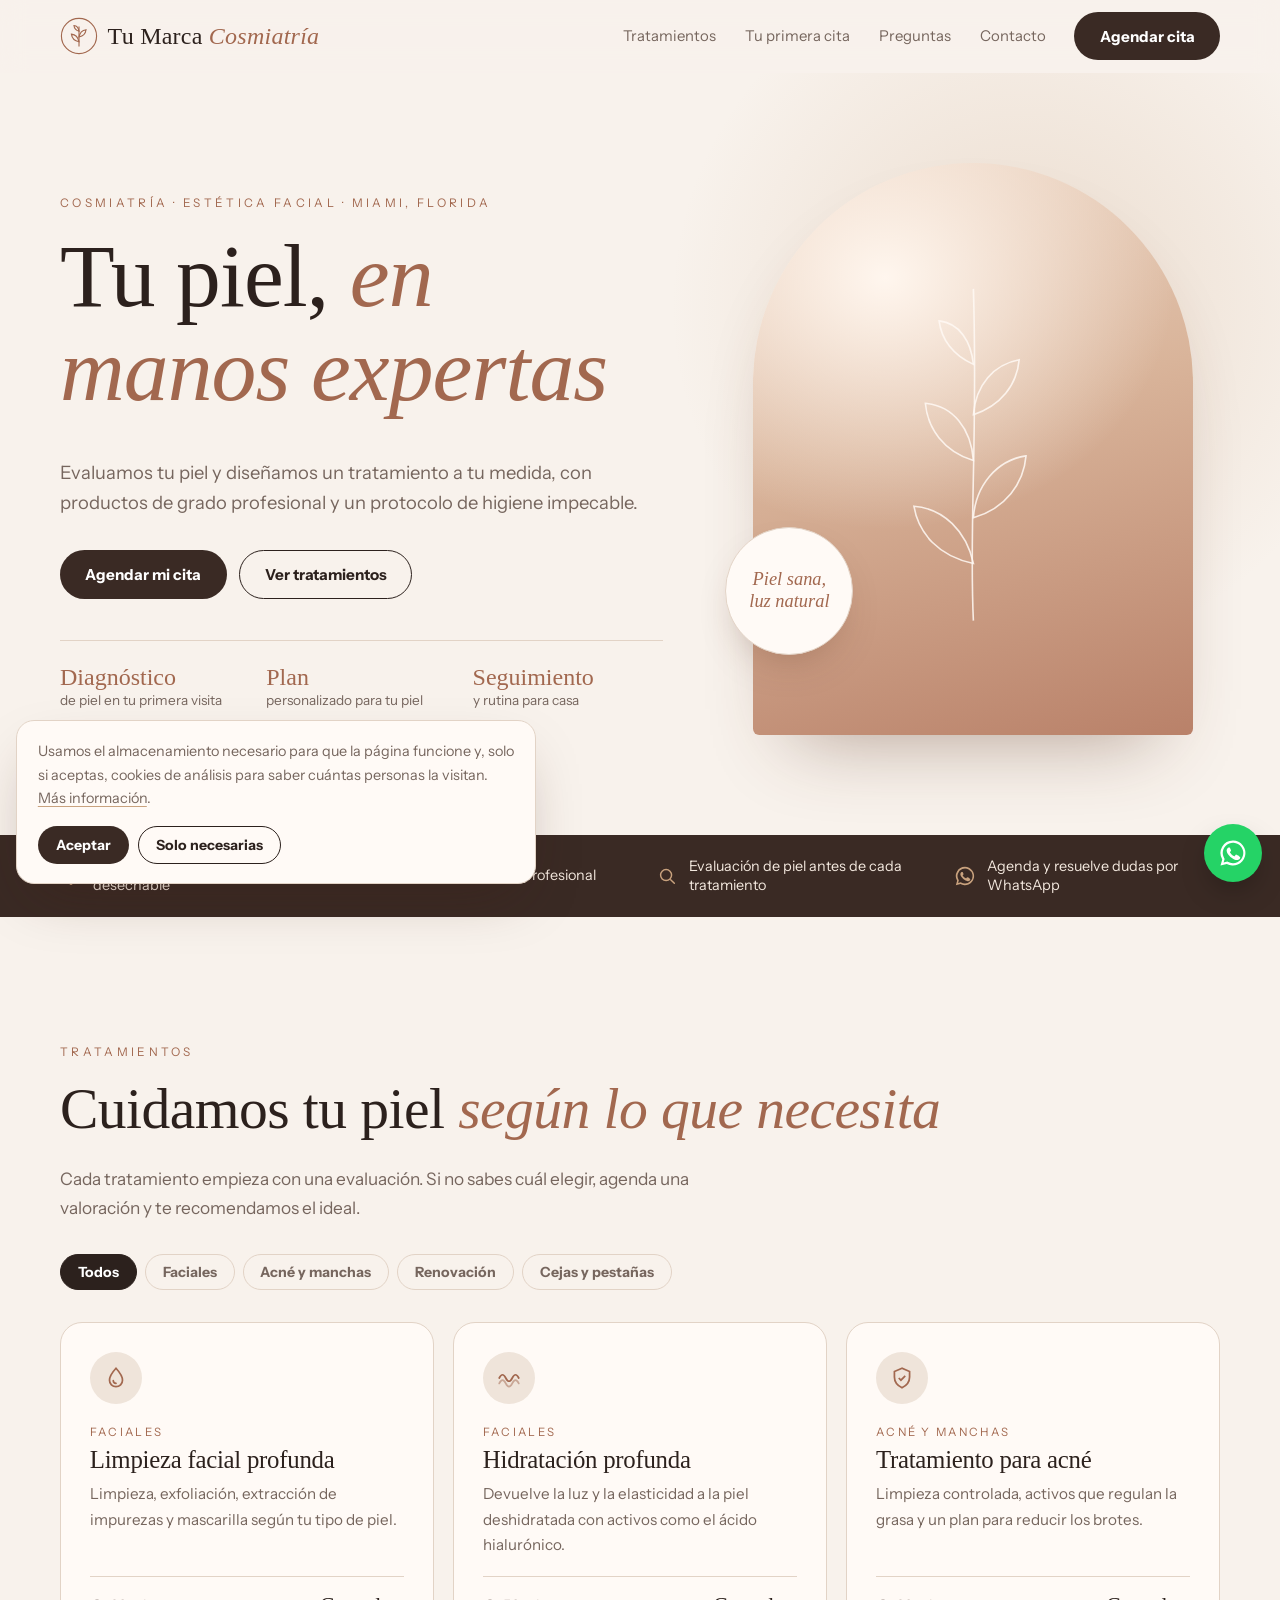
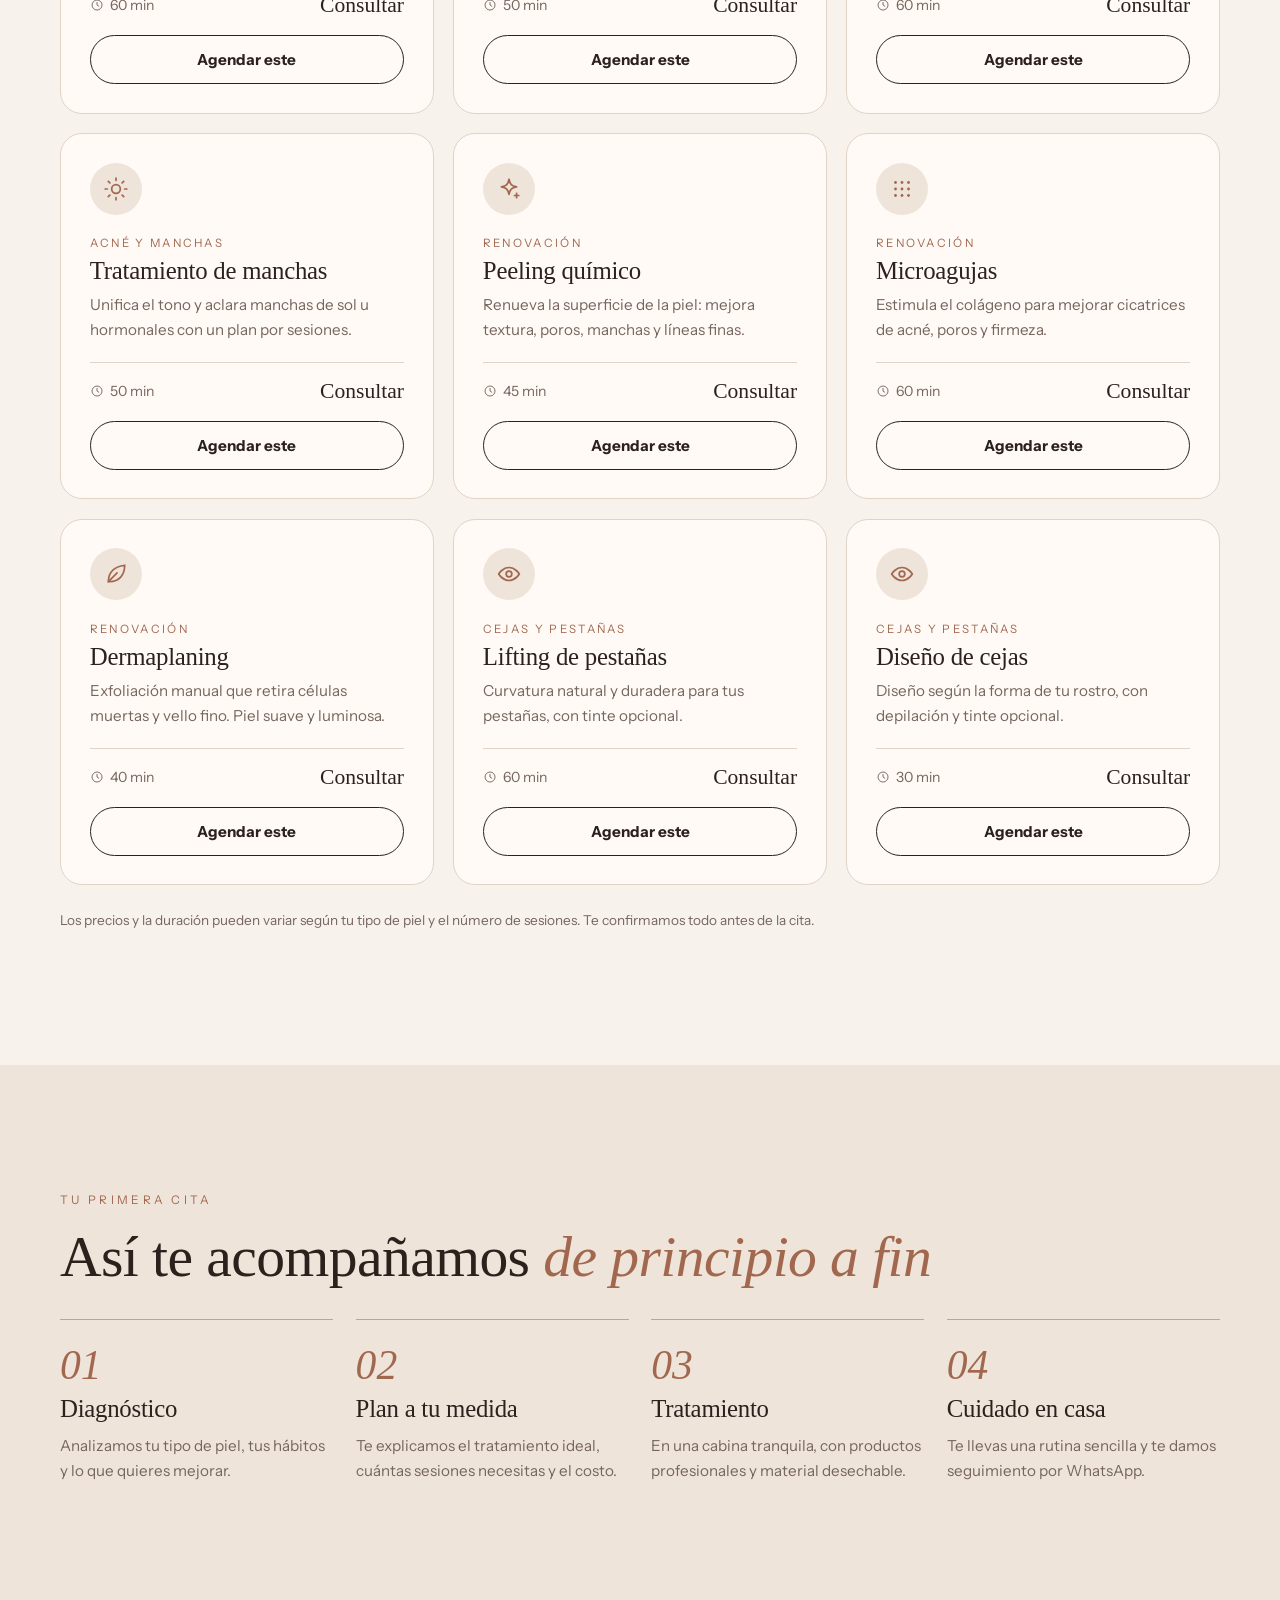
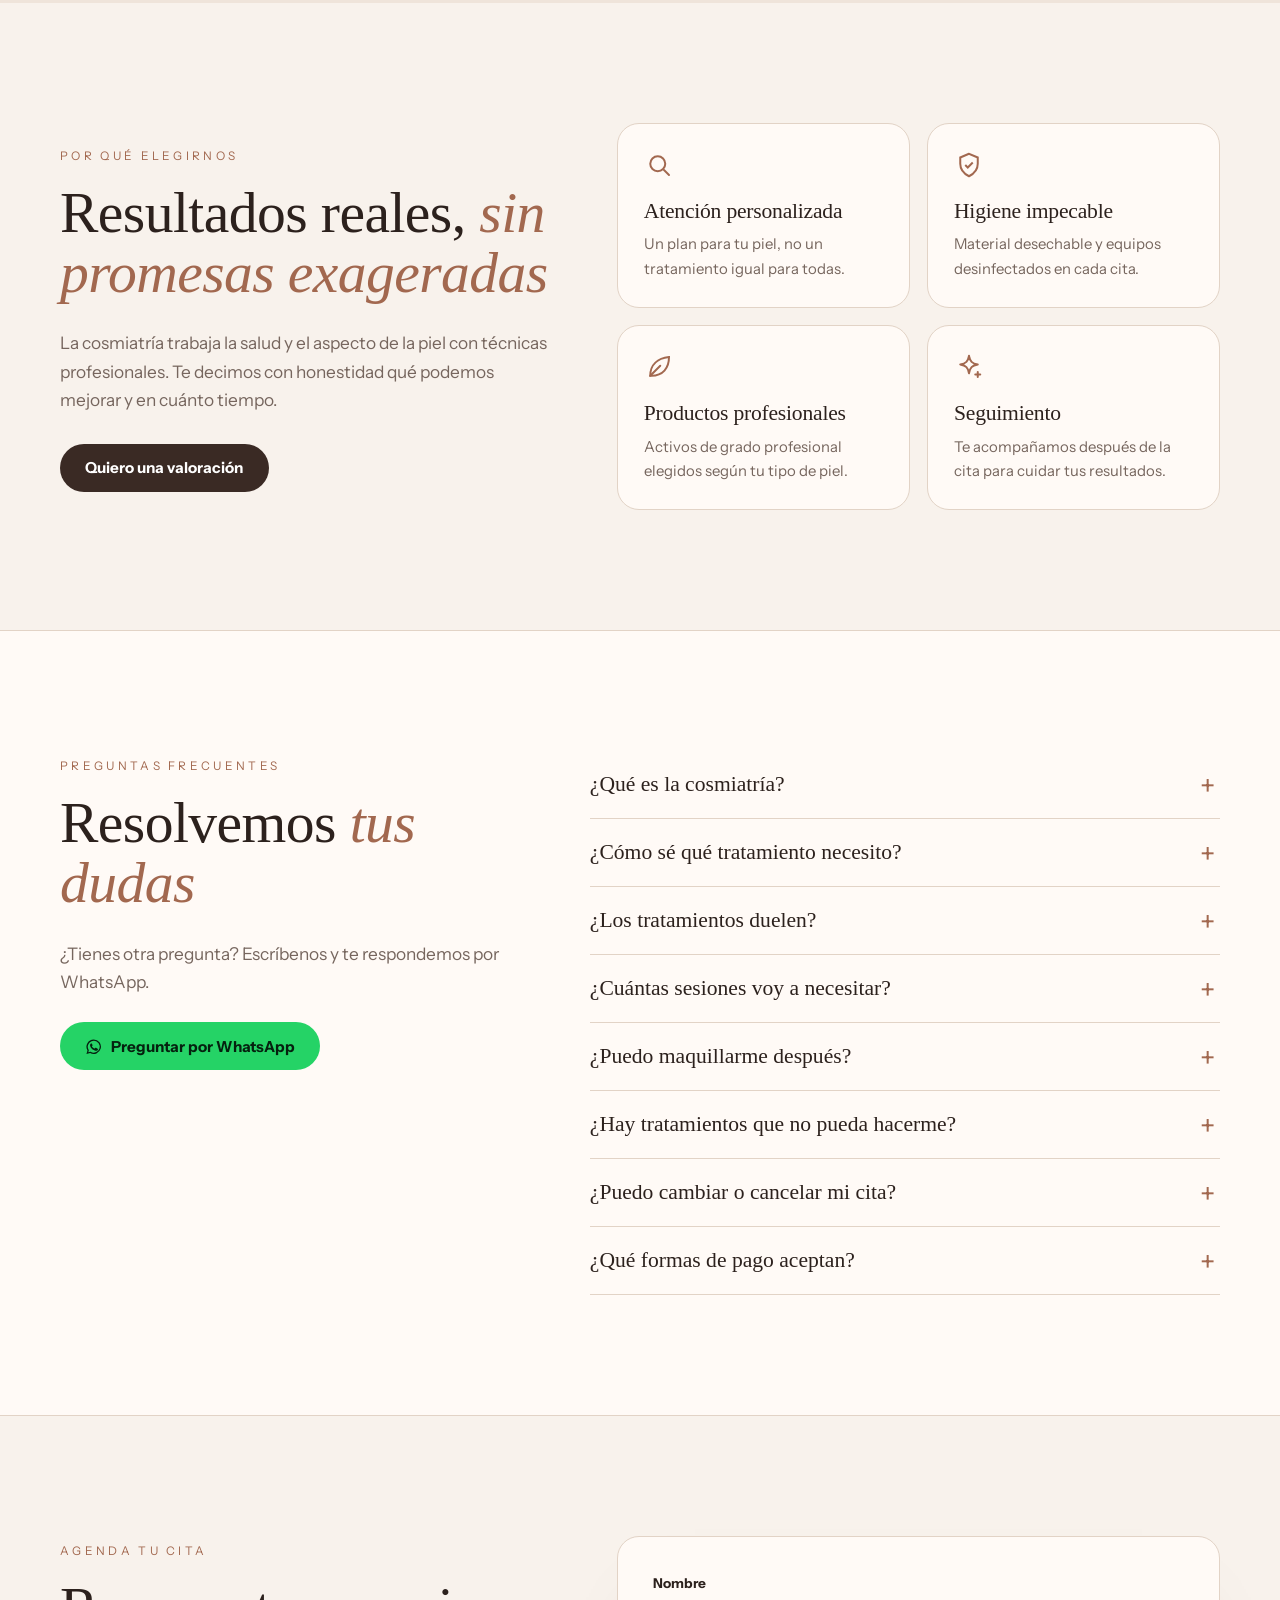
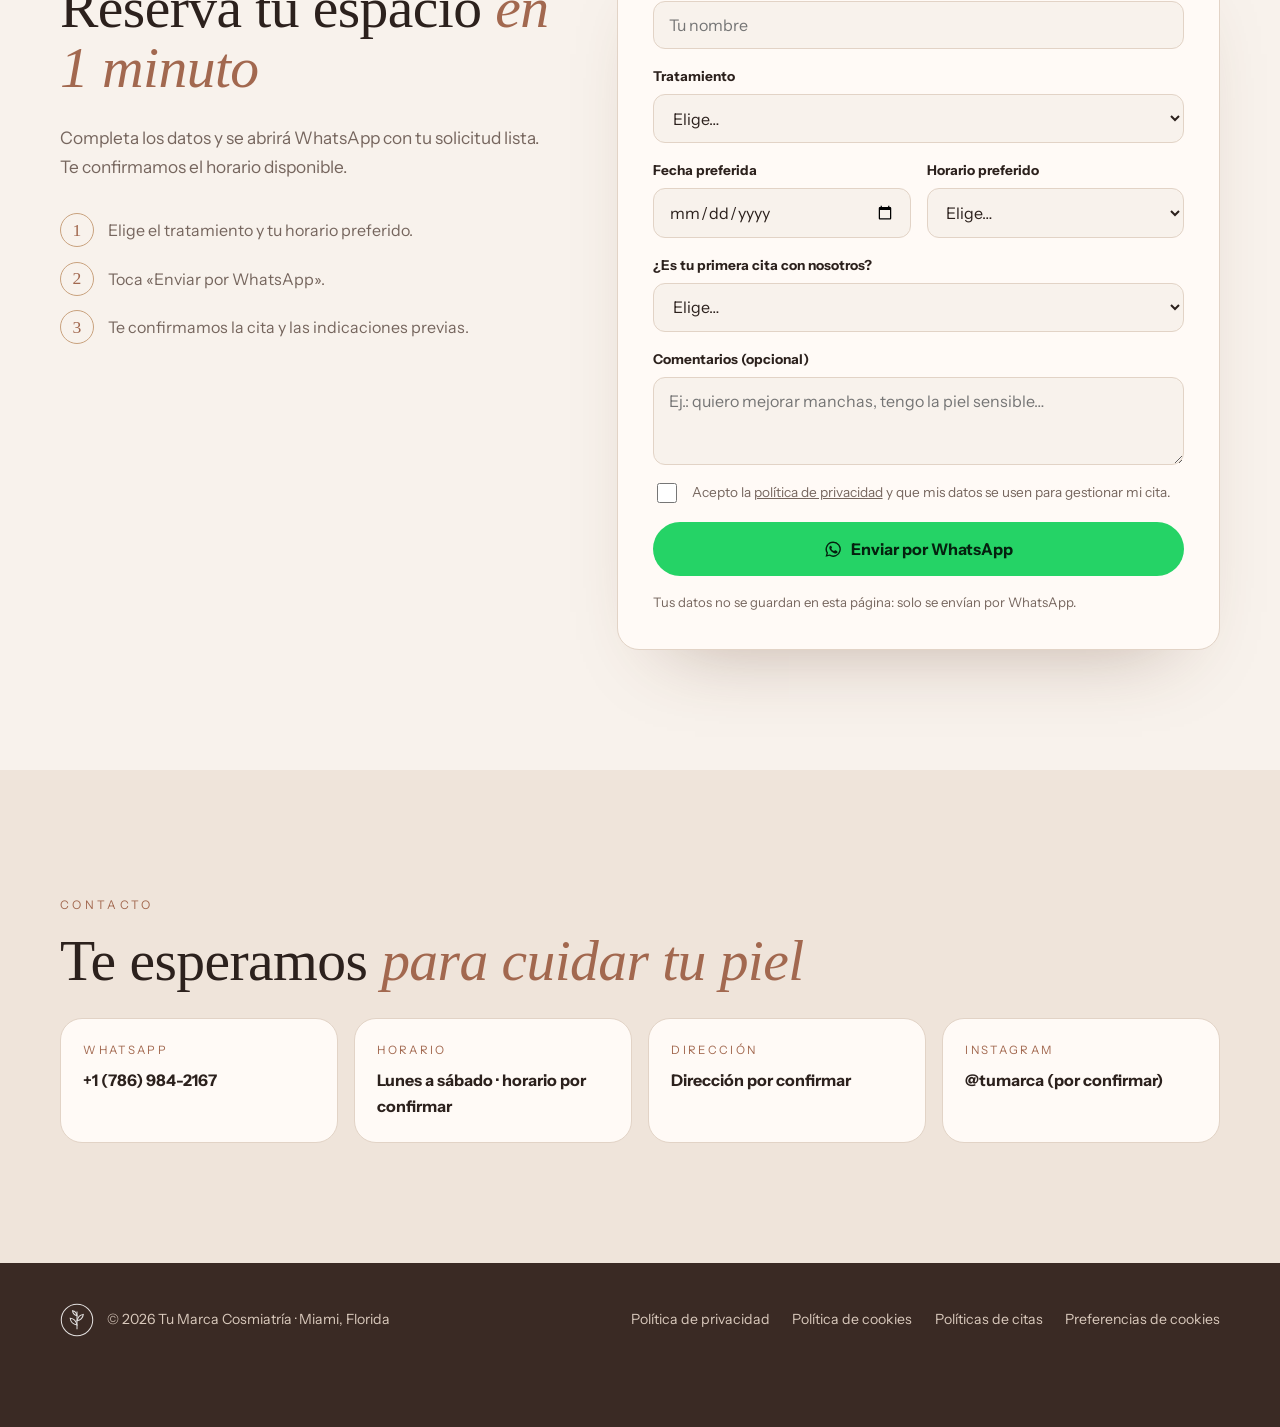
<file: index.html>
<!doctype html>
<html lang="es">
<head>
<meta charset="utf-8">
<meta name="robots" content="noindex">
<meta name="viewport" content="width=device-width,initial-scale=1">
<title>Cosmiatría y estética facial en Miami, Florida | Tu Marca Cosmiatría</title>
<meta name="description" content="Tratamientos faciales profesionales en Miami, Florida: limpieza profunda, peeling, microagujas, tratamiento de acné y manchas, cejas y pestañas. Agenda tu cita por WhatsApp.">
<meta name="theme-color" content="#f6efe9">
<meta property="og:title" content="Tu Marca Cosmiatría — Cosmiatría y estética facial">
<meta property="og:description" content="Tu piel en manos expertas. Diagnóstico personalizado y tratamientos faciales profesionales. Agenda por WhatsApp.">
<meta property="og:image" content="https://ingriddelgado2026.github.io/web-cosmiatria/img/compartir.webp">
<meta property="og:image:width" content="1200">
<meta property="og:image:height" content="630">
<meta property="og:type" content="website">
<meta property="og:url" content="https://ingriddelgado2026.github.io/web-cosmiatria/">
<meta property="og:locale" content="es_US">
<meta name="twitter:card" content="summary_large_image">
<link rel="canonical" href="https://ingriddelgado2026.github.io/web-cosmiatria/">
<link rel="icon" href="img/icono.png">
<link rel="preload" as="font" type="font/woff2" href="fonts/texto-400.woff2" crossorigin>
<link rel="stylesheet" href="css/estilos.css?v=e7ae37c3">
</head>
<body>

<!-- Iconos -->
<svg width="0" height="0" style="position:absolute" aria-hidden="true">
  <symbol id="i-wa" viewBox="0 0 24 24"><path fill="currentColor" d="M12 2a10 10 0 0 0-8.6 15.1L2 22l5-1.3A10 10 0 1 0 12 2Zm0 18.2a8.2 8.2 0 0 1-4.2-1.2l-.3-.2-3 .8.8-2.9-.2-.3A8.2 8.2 0 1 1 12 20.2Zm4.5-6.1c-.2-.1-1.5-.7-1.7-.8-.2-.1-.4-.1-.6.1l-.8 1c-.1.2-.3.2-.5.1a6.7 6.7 0 0 1-3.3-2.9c-.3-.4.3-.4.8-1.4.1-.2 0-.3 0-.4l-.8-1.8c-.2-.5-.4-.4-.6-.4h-.5a1 1 0 0 0-.7.3 3 3 0 0 0-.9 2.2 5.2 5.2 0 0 0 1.1 2.8 11.9 11.9 0 0 0 4.6 4c1.7.7 2.4.8 3.2.7.5-.1 1.5-.6 1.8-1.2.2-.6.2-1.1.1-1.2l-.5-.3Z"/></symbol>
  <symbol id="i-gota" viewBox="0 0 24 24"><path fill="none" stroke="currentColor" stroke-width="1.6" d="M12 3s6 6.6 6 11a6 6 0 0 1-12 0c0-4.4 6-11 6-11Z"/><path fill="none" stroke="currentColor" stroke-width="1.6" stroke-linecap="round" d="M9.5 14.5a2.6 2.6 0 0 0 2.5 2.5"/></symbol>
  <symbol id="i-hoja" viewBox="0 0 24 24"><path fill="none" stroke="currentColor" stroke-width="1.6" d="M5 19C5 10 11 5 20 4c0 9-5 15-14 15Z"/><path fill="none" stroke="currentColor" stroke-width="1.6" stroke-linecap="round" d="M5 19 13 11"/></symbol>
  <symbol id="i-brillo" viewBox="0 0 24 24"><path fill="none" stroke="currentColor" stroke-width="1.6" stroke-linejoin="round" d="M12 3c.8 4.6 2.4 6.2 7 7-4.6.8-6.2 2.4-7 7-.8-4.6-2.4-6.2-7-7 4.6-.8 6.2-2.4 7-7Z"/><path fill="none" stroke="currentColor" stroke-width="1.6" stroke-linecap="round" d="M19 16v4M17 18h4"/></symbol>
  <symbol id="i-lupa" viewBox="0 0 24 24"><circle cx="11" cy="11" r="6" fill="none" stroke="currentColor" stroke-width="1.6"/><path stroke="currentColor" stroke-width="1.6" stroke-linecap="round" d="m16 16 4 4"/></symbol>
  <symbol id="i-escudo" viewBox="0 0 24 24"><path fill="none" stroke="currentColor" stroke-width="1.6" d="M12 3 5 6v5c0 4.6 3 8 7 10 4-2 7-5.4 7-10V6z"/><path fill="none" stroke="currentColor" stroke-width="1.6" d="m9 12 2 2 4-4"/></symbol>
  <symbol id="i-ojo" viewBox="0 0 24 24"><path fill="none" stroke="currentColor" stroke-width="1.6" d="M2.5 12S6 6 12 6s9.5 6 9.5 6-3.5 6-9.5 6-9.5-6-9.5-6Z"/><circle cx="12" cy="12" r="2.6" fill="none" stroke="currentColor" stroke-width="1.6"/></symbol>
  <symbol id="i-sol" viewBox="0 0 24 24"><circle cx="12" cy="12" r="4" fill="none" stroke="currentColor" stroke-width="1.6"/><path stroke="currentColor" stroke-width="1.6" stroke-linecap="round" d="M12 2v2M12 20v2M4.9 4.9l1.4 1.4M17.7 17.7l1.4 1.4M2 12h2M20 12h2M4.9 19.1l1.4-1.4M17.7 6.3l1.4-1.4"/></symbol>
  <symbol id="i-puntos" viewBox="0 0 24 24"><g fill="currentColor"><circle cx="6" cy="6" r="1.3"/><circle cx="12" cy="6" r="1.3"/><circle cx="18" cy="6" r="1.3"/><circle cx="6" cy="12" r="1.3"/><circle cx="12" cy="12" r="1.3"/><circle cx="18" cy="12" r="1.3"/><circle cx="6" cy="18" r="1.3"/><circle cx="12" cy="18" r="1.3"/><circle cx="18" cy="18" r="1.3"/></g></symbol>
  <symbol id="i-onda" viewBox="0 0 24 24"><path fill="none" stroke="currentColor" stroke-width="1.6" stroke-linecap="round" d="M3 12c2-4 4-4 6 0s4 4 6 0 4-4 6 0"/><path fill="none" stroke="currentColor" stroke-width="1.6" stroke-linecap="round" d="M3 17c2-4 4-4 6 0s4 4 6 0 4-4 6 0" opacity=".5"/></symbol>
  <symbol id="i-reloj" viewBox="0 0 24 24"><circle cx="12" cy="12" r="8.5" fill="none" stroke="currentColor" stroke-width="1.6"/><path fill="none" stroke="currentColor" stroke-width="1.6" stroke-linecap="round" d="M12 7.5V12l3 2"/></symbol>
</svg>

<header class="top">
  <div class="wrap">
    <a class="logo" href="#inicio" aria-label="Tu Marca Cosmiatría, inicio"><img src="img/logo.svg" alt="" width="40" height="40"><span>Tu Marca <i>Cosmiatría</i></span></a>
    <button class="menu-btn" aria-label="Abrir menú" aria-expanded="false" aria-controls="nav"><svg viewBox="0 0 24 24"><path fill="none" stroke="currentColor" stroke-width="1.8" stroke-linecap="round" d="M4 7h16M4 12h16M4 17h16"/></svg></button>
    <nav class="nav" id="nav">
      <a href="#tratamientos">Tratamientos</a>
      <a href="#primera-cita">Tu primera cita</a>
      <a href="#preguntas">Preguntas</a>
      <a href="#contacto">Contacto</a>
      <a class="btn btn-dark" href="#agendar">Agendar cita</a>
    </nav>
  </div>
</header>

<main id="inicio">

<section class="hero">
  <div class="wrap hero-grid">
    <div class="hero-copy">
      <span class="eyebrow">Cosmiatría · Estética facial · Miami, Florida</span>
      <h1>Tu piel, <em>en manos expertas</em></h1>
      <p class="lead">Evaluamos tu piel y diseñamos un tratamiento a tu medida, con productos de grado profesional y un protocolo de higiene impecable.</p>
      <div class="hero-cta">
        <a class="btn btn-dark" href="#agendar">Agendar mi cita</a>
        <a class="btn btn-line" href="#tratamientos">Ver tratamientos</a>
      </div>
      <ul class="hero-datos">
        <li><b>Diagnóstico</b><span>de piel en tu primera visita</span></li>
        <li><b>Plan</b><span>personalizado para tu piel</span></li>
        <li><b>Seguimiento</b><span>y rutina para casa</span></li>
      </ul>
    </div>
    <!-- FOTO DEL INICIO: cuando la clienta envíe una foto (cabina, tratamiento o la cosmiatra), va aquí en WebP -->
    <div class="hero-arco" aria-hidden="true">
      <div class="arco">
        <svg class="rama" viewBox="0 0 200 320"><path d="M100 310C96 230 104 150 100 20" fill="none" stroke="currentColor" stroke-width="1.4"/><g fill="none" stroke="currentColor" stroke-width="1.4"><path d="M100 260c-30-6-48-26-52-50 26 2 46 22 52 50Z"/><path d="M100 220c28-8 44-30 46-54-26 4-44 26-46 54Z"/><path d="M100 170c-26-8-40-28-42-50 24 2 40 22 42 50Z"/><path d="M100 130c24-8 38-26 40-48-22 4-38 22-40 48Z"/><path d="M100 86c-18-8-28-22-30-38 18 2 28 18 30 38Z"/></g></svg>
      </div>
      <div class="sello"><span>Piel sana,<br>luz natural</span></div>
    </div>
  </div>
</section>

<section class="franja" aria-label="Lo que nos distingue">
  <div class="wrap">
    <ul>
      <li><svg><use href="#i-escudo"/></svg>Protocolo de higiene y material desechable</li>
      <li><svg><use href="#i-gota"/></svg>Productos de grado profesional</li>
      <li><svg><use href="#i-lupa"/></svg>Evaluación de piel antes de cada tratamiento</li>
      <li><svg><use href="#i-wa"/></svg>Agenda y resuelve dudas por WhatsApp</li>
    </ul>
  </div>
</section>

<section id="tratamientos" class="tratamientos">
  <div class="wrap">
    <div class="head reveal">
      <span class="eyebrow">Tratamientos</span>
      <h2>Cuidamos tu piel <em>según lo que necesita</em></h2>
      <p class="lead">Cada tratamiento empieza con una evaluación. Si no sabes cuál elegir, agenda una valoración y te recomendamos el ideal.</p>
    </div>
    <div class="chips" role="group" aria-label="Filtrar tratamientos">
      <button class="chip" aria-pressed="true" data-f="todos">Todos</button>
      <button class="chip" aria-pressed="false" data-f="facial">Faciales</button>
      <button class="chip" aria-pressed="false" data-f="piel">Acné y manchas</button>
      <button class="chip" aria-pressed="false" data-f="renov">Renovación</button>
      <button class="chip" aria-pressed="false" data-f="mirada">Cejas y pestañas</button>
    </div>
    <div class="grid">
      <article class="serv reveal" data-cat="facial">
        <div class="ic"><svg><use href="#i-gota"/></svg></div>
        <small>Faciales</small>
        <h3>Limpieza facial profunda</h3>
        <p>Limpieza, exfoliación, extracción de impurezas y mascarilla según tu tipo de piel.</p>
        <div class="serv-pie"><span><svg><use href="#i-reloj"/></svg>60 min</span><span class="precio"><b>Consultar</b></span></div>
        <a class="btn btn-line" href="#agendar" data-servicio="Limpieza facial profunda">Agendar este</a>
      </article>
      <article class="serv reveal" data-cat="facial">
        <div class="ic"><svg><use href="#i-onda"/></svg></div>
        <small>Faciales</small>
        <h3>Hidratación profunda</h3>
        <p>Devuelve la luz y la elasticidad a la piel deshidratada con activos como el ácido hialurónico.</p>
        <div class="serv-pie"><span><svg><use href="#i-reloj"/></svg>50 min</span><span class="precio"><b>Consultar</b></span></div>
        <a class="btn btn-line" href="#agendar" data-servicio="Hidratación profunda">Agendar este</a>
      </article>
      <article class="serv reveal" data-cat="piel">
        <div class="ic"><svg><use href="#i-escudo"/></svg></div>
        <small>Acné y manchas</small>
        <h3>Tratamiento para acné</h3>
        <p>Limpieza controlada, activos que regulan la grasa y un plan para reducir los brotes.</p>
        <div class="serv-pie"><span><svg><use href="#i-reloj"/></svg>60 min</span><span class="precio"><b>Consultar</b></span></div>
        <a class="btn btn-line" href="#agendar" data-servicio="Tratamiento para acné">Agendar este</a>
      </article>
      <article class="serv reveal" data-cat="piel">
        <div class="ic"><svg><use href="#i-sol"/></svg></div>
        <small>Acné y manchas</small>
        <h3>Tratamiento de manchas</h3>
        <p>Unifica el tono y aclara manchas de sol u hormonales con un plan por sesiones.</p>
        <div class="serv-pie"><span><svg><use href="#i-reloj"/></svg>50 min</span><span class="precio"><b>Consultar</b></span></div>
        <a class="btn btn-line" href="#agendar" data-servicio="Tratamiento de manchas">Agendar este</a>
      </article>
      <article class="serv reveal" data-cat="renov">
        <div class="ic"><svg><use href="#i-brillo"/></svg></div>
        <small>Renovación</small>
        <h3>Peeling químico</h3>
        <p>Renueva la superficie de la piel: mejora textura, poros, manchas y líneas finas.</p>
        <div class="serv-pie"><span><svg><use href="#i-reloj"/></svg>45 min</span><span class="precio"><b>Consultar</b></span></div>
        <a class="btn btn-line" href="#agendar" data-servicio="Peeling químico">Agendar este</a>
      </article>
      <article class="serv reveal" data-cat="renov">
        <div class="ic"><svg><use href="#i-puntos"/></svg></div>
        <small>Renovación</small>
        <h3>Microagujas</h3>
        <p>Estimula el colágeno para mejorar cicatrices de acné, poros y firmeza.</p>
        <div class="serv-pie"><span><svg><use href="#i-reloj"/></svg>60 min</span><span class="precio"><b>Consultar</b></span></div>
        <a class="btn btn-line" href="#agendar" data-servicio="Microagujas">Agendar este</a>
      </article>
      <article class="serv reveal" data-cat="renov">
        <div class="ic"><svg><use href="#i-hoja"/></svg></div>
        <small>Renovación</small>
        <h3>Dermaplaning</h3>
        <p>Exfoliación manual que retira células muertas y vello fino. Piel suave y luminosa.</p>
        <div class="serv-pie"><span><svg><use href="#i-reloj"/></svg>40 min</span><span class="precio"><b>Consultar</b></span></div>
        <a class="btn btn-line" href="#agendar" data-servicio="Dermaplaning">Agendar este</a>
      </article>
      <article class="serv reveal" data-cat="mirada">
        <div class="ic"><svg><use href="#i-ojo"/></svg></div>
        <small>Cejas y pestañas</small>
        <h3>Lifting de pestañas</h3>
        <p>Curvatura natural y duradera para tus pestañas, con tinte opcional.</p>
        <div class="serv-pie"><span><svg><use href="#i-reloj"/></svg>60 min</span><span class="precio"><b>Consultar</b></span></div>
        <a class="btn btn-line" href="#agendar" data-servicio="Lifting de pestañas">Agendar este</a>
      </article>
      <article class="serv reveal" data-cat="mirada">
        <div class="ic"><svg><use href="#i-ojo"/></svg></div>
        <small>Cejas y pestañas</small>
        <h3>Diseño de cejas</h3>
        <p>Diseño según la forma de tu rostro, con depilación y tinte opcional.</p>
        <div class="serv-pie"><span><svg><use href="#i-reloj"/></svg>30 min</span><span class="precio"><b>Consultar</b></span></div>
        <a class="btn btn-line" href="#agendar" data-servicio="Diseño de cejas">Agendar este</a>
      </article>
    </div>
    <p class="nota">Los precios y la duración pueden variar según tu tipo de piel y el número de sesiones. Te confirmamos todo antes de la cita.</p>
  </div>
</section>

<section id="primera-cita" class="pasos-sec">
  <div class="wrap">
    <div class="head reveal">
      <span class="eyebrow">Tu primera cita</span>
      <h2>Así te acompañamos <em>de principio a fin</em></h2>
    </div>
    <ol class="pasos">
      <li class="reveal"><b>01</b><h3>Diagnóstico</h3><p>Analizamos tu tipo de piel, tus hábitos y lo que quieres mejorar.</p></li>
      <li class="reveal"><b>02</b><h3>Plan a tu medida</h3><p>Te explicamos el tratamiento ideal, cuántas sesiones necesitas y el costo.</p></li>
      <li class="reveal"><b>03</b><h3>Tratamiento</h3><p>En una cabina tranquila, con productos profesionales y material desechable.</p></li>
      <li class="reveal"><b>04</b><h3>Cuidado en casa</h3><p>Te llevas una rutina sencilla y te damos seguimiento por WhatsApp.</p></li>
    </ol>
  </div>
</section>

<section class="porque">
  <div class="wrap porque-grid">
    <div class="reveal">
      <span class="eyebrow">Por qué elegirnos</span>
      <h2>Resultados reales, <em>sin promesas exageradas</em></h2>
      <p class="lead">La cosmiatría trabaja la salud y el aspecto de la piel con técnicas profesionales. Te decimos con honestidad qué podemos mejorar y en cuánto tiempo.</p>
      <a class="btn btn-dark" href="#agendar">Quiero una valoración</a>
    </div>
    <div class="feats">
      <article class="feat reveal"><div class="ic"><svg><use href="#i-lupa"/></svg></div><h3>Atención personalizada</h3><p>Un plan para tu piel, no un tratamiento igual para todas.</p></article>
      <article class="feat reveal"><div class="ic"><svg><use href="#i-escudo"/></svg></div><h3>Higiene impecable</h3><p>Material desechable y equipos desinfectados en cada cita.</p></article>
      <article class="feat reveal"><div class="ic"><svg><use href="#i-hoja"/></svg></div><h3>Productos profesionales</h3><p>Activos de grado profesional elegidos según tu tipo de piel.</p></article>
      <article class="feat reveal"><div class="ic"><svg><use href="#i-brillo"/></svg></div><h3>Seguimiento</h3><p>Te acompañamos después de la cita para cuidar tus resultados.</p></article>
    </div>
  </div>
</section>

<section id="preguntas" class="faq">
  <div class="wrap faq-box">
    <div class="reveal">
      <span class="eyebrow">Preguntas frecuentes</span>
      <h2>Resolvemos <em>tus dudas</em></h2>
      <p class="lead">¿Tienes otra pregunta? Escríbenos y te respondemos por WhatsApp.</p>
      <a class="btn btn-wa" href="https://wa.me/17869842167?text=Hola%2C%20tengo%20una%20pregunta%20sobre%20un%20tratamiento" target="_blank" rel="noopener"><svg><use href="#i-wa"/></svg>Preguntar por WhatsApp</a>
    </div>
    <div class="faq-list">
      <details name="faq"><summary>¿Qué es la cosmiatría?</summary><p>Es la especialidad que cuida la salud y el aspecto de la piel con tratamientos no invasivos: limpiezas profundas, peelings, hidratación, tratamientos para acné y manchas, entre otros.</p></details>
      <details name="faq"><summary>¿Cómo sé qué tratamiento necesito?</summary><p>En tu primera cita evaluamos tu piel y te recomendamos el tratamiento y el número de sesiones. Si no estás segura, agenda una valoración.</p></details>
      <details name="faq"><summary>¿Los tratamientos duelen?</summary><p>La mayoría son cómodos y relajantes. Algunos, como las microagujas o ciertos peelings, pueden causar una molestia leve que se controla durante la sesión.</p></details>
      <details name="faq"><summary>¿Cuántas sesiones voy a necesitar?</summary><p>Depende de tu piel y del objetivo. Una limpieza se nota desde la primera sesión; para manchas, acné o cicatrices suele recomendarse un plan de varias sesiones.</p></details>
      <details name="faq"><summary>¿Puedo maquillarme después?</summary><p>Después de una limpieza o hidratación, normalmente sí. Tras peelings o microagujas te pediremos esperar unas horas o días; te damos las indicaciones al terminar.</p></details>
      <details name="faq"><summary>¿Hay tratamientos que no pueda hacerme?</summary><p>Si estás embarazada o en lactancia, usas medicamentos para la piel (como isotretinoína) o tienes alguna condición de salud, avísanos: algunos tratamientos no son recomendables y te ofreceremos alternativas seguras.</p></details>
      <details name="faq"><summary>¿Puedo cambiar o cancelar mi cita?</summary><p>Sí. Te pedimos avisar con al menos 24 horas de anticipación para poder ofrecer el espacio a otra persona. Detalles en las <a href="terminos.html">políticas de citas</a>.</p></details>
      <details name="faq"><summary>¿Qué formas de pago aceptan?</summary><p>Te confirmamos las formas de pago disponibles al agendar tu cita por WhatsApp.</p></details>
    </div>
  </div>
</section>

<section id="agendar" class="agendar">
  <div class="wrap box">
    <div class="reveal">
      <span class="eyebrow">Agenda tu cita</span>
      <h2>Reserva tu espacio <em>en 1 minuto</em></h2>
      <p class="lead">Completa los datos y se abrirá WhatsApp con tu solicitud lista. Te confirmamos el horario disponible.</p>
      <ol class="steps">
        <li><b>1</b>Elige el tratamiento y tu horario preferido.</li>
        <li><b>2</b>Toca «Enviar por WhatsApp».</li>
        <li><b>3</b>Te confirmamos la cita y las indicaciones previas.</li>
      </ol>
    </div>
    <form class="form reveal" id="form-cita" novalidate>
      <label class="full">Nombre
        <input name="nombre" autocomplete="name" required placeholder="Tu nombre">
      </label>
      <label class="full">Tratamiento
        <select name="servicio" required>
          <option value="">Elige…</option>
          <option>Valoración de piel (no sé cuál elegir)</option>
          <option>Limpieza facial profunda</option><option>Hidratación profunda</option><option>Tratamiento para acné</option><option>Tratamiento de manchas</option><option>Peeling químico</option><option>Microagujas</option><option>Dermaplaning</option><option>Lifting de pestañas</option><option>Diseño de cejas</option>
        </select>
      </label>
      <label>Fecha preferida
        <input type="date" name="fecha" required>
      </label>
      <label>Horario preferido
        <select name="horario" required>
          <option value="">Elige…</option><option>Mañana</option><option>Mediodía</option><option>Tarde</option>
        </select>
      </label>
      <label class="full">¿Es tu primera cita con nosotros?
        <select name="primera" required>
          <option value="">Elige…</option><option>Sí, es mi primera vez</option><option>No, ya he venido</option>
        </select>
      </label>
      <label class="full">Comentarios (opcional)
        <textarea name="comentarios" rows="3" placeholder="Ej.: quiero mejorar manchas, tengo la piel sensible…"></textarea>
      </label>
      <label class="check full"><input type="checkbox" name="acepto" required>
        <span>Acepto la <a href="privacidad.html">política de privacidad</a> y que mis datos se usen para gestionar mi cita.</span>
      </label>
      <button class="btn btn-wa full" type="submit"><svg><use href="#i-wa"/></svg>Enviar por WhatsApp</button>
      <p class="note full" id="form-msg" role="status">Tus datos no se guardan en esta página: solo se envían por WhatsApp.</p>
    </form>
  </div>
</section>

<section id="contacto" class="contacto">
  <div class="wrap">
    <div class="reveal">
      <span class="eyebrow">Contacto</span>
      <h2>Te esperamos <em>para cuidar tu piel</em></h2>
    </div>
    <div class="cards">
      <div class="cbox reveal"><span>WhatsApp</span><a href="https://wa.me/17869842167" target="_blank" rel="noopener">+1 (786) 984-2167</a></div>
      <div class="cbox reveal"><span>Horario</span><p>Lunes a sábado · horario por confirmar</p></div>
      <div class="cbox reveal"><span>Dirección</span><p>Dirección por confirmar</p></div>
      <div class="cbox reveal"><span>Instagram</span><p>@tumarca (por confirmar)</p></div>
    </div>
  </div>
</section>

</main>

<footer>
  <div class="wrap">
    <div class="pie-marca"><img src="img/logo.svg" alt="" width="34" height="34" loading="lazy"><span>© <span id="year">2026</span> Tu Marca Cosmiatría · Miami, Florida</span></div>
    <nav aria-label="Legal">
      <a href="privacidad.html">Política de privacidad</a>
      <a href="cookies.html">Política de cookies</a>
      <a href="terminos.html">Políticas de citas</a>
      <button class="linkbtn" data-cookie-settings>Preferencias de cookies</button>
    </nav>
  </div>
</footer>

<a class="wa-float" href="https://wa.me/17869842167?text=Hola%2C%20quiero%20agendar%20una%20cita" target="_blank" rel="noopener" aria-label="Escríbenos por WhatsApp"><svg><use href="#i-wa"/></svg></a>

<div class="cookies" id="cookie-banner" role="dialog" aria-live="polite" aria-label="Aviso de cookies" hidden>
  <p>Usamos el almacenamiento necesario para que la página funcione y, solo si aceptas, cookies de análisis para saber cuántas personas la visitan. <a href="cookies.html">Más información</a>.</p>
  <div class="row">
    <button class="btn btn-dark" data-cookie="todas">Aceptar</button>
    <button class="btn btn-line" data-cookie="necesarias">Solo necesarias</button>
  </div>
</div>

<script>window.WA_NUMERO="17869842167";window.GA_ID="";</script>
<script src="js/main.js?v=0f881d88" defer></script>
</body>
</html>
</file>
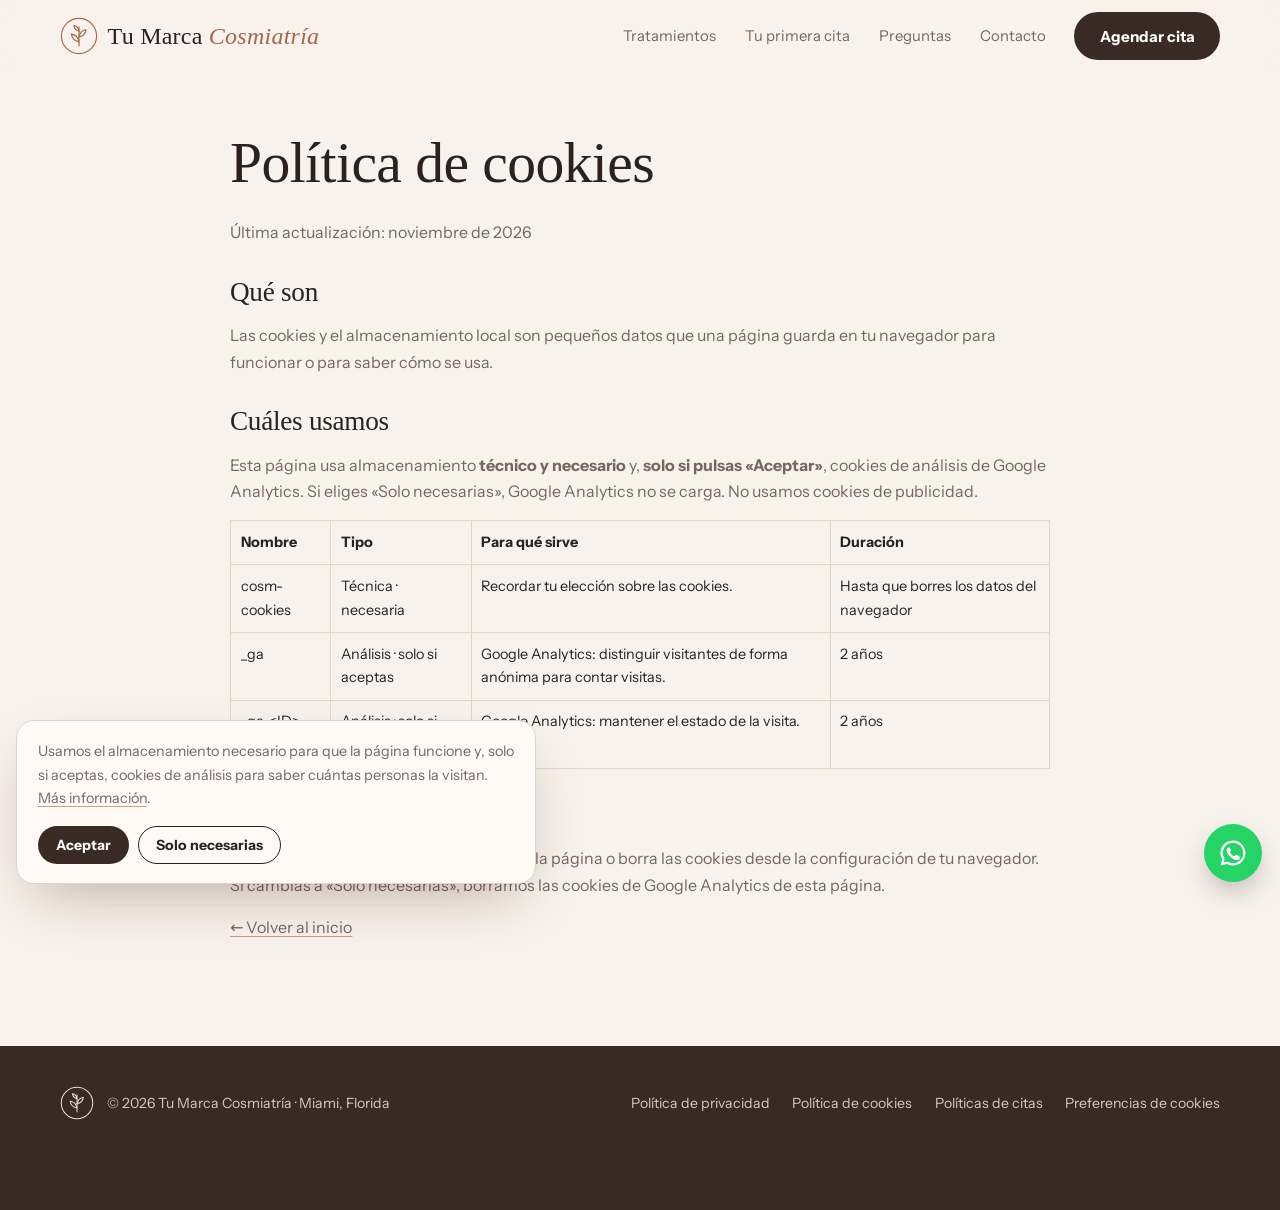
<file: cookies.html>
<!doctype html>
<html lang="es">
<head>
<meta charset="utf-8">
<meta name="robots" content="noindex">
<meta name="viewport" content="width=device-width,initial-scale=1">
<title>Política de cookies | Tu Marca Cosmiatría</title>
<meta name="description" content="Tratamientos faciales profesionales en Miami, Florida: limpieza profunda, peeling, microagujas, tratamiento de acné y manchas, cejas y pestañas. Agenda tu cita por WhatsApp.">
<meta name="theme-color" content="#f6efe9">
<meta property="og:title" content="Tu Marca Cosmiatría — Cosmiatría y estética facial">
<meta property="og:description" content="Tu piel en manos expertas. Diagnóstico personalizado y tratamientos faciales profesionales. Agenda por WhatsApp.">
<meta property="og:image" content="https://ingriddelgado2026.github.io/web-cosmiatria/img/compartir.webp">
<meta property="og:image:width" content="1200">
<meta property="og:image:height" content="630">
<meta property="og:type" content="website">
<meta property="og:locale" content="es_US">
<meta name="twitter:card" content="summary_large_image">
<link rel="canonical" href="https://ingriddelgado2026.github.io/web-cosmiatria/cookies.html">
<link rel="icon" href="img/icono.png">
<link rel="preload" as="font" type="font/woff2" href="fonts/texto-400.woff2" crossorigin>
<link rel="stylesheet" href="css/estilos.css?v=e7ae37c3">
</head>
<body>

<!-- Iconos -->
<svg width="0" height="0" style="position:absolute" aria-hidden="true">
  <symbol id="i-wa" viewBox="0 0 24 24"><path fill="currentColor" d="M12 2a10 10 0 0 0-8.6 15.1L2 22l5-1.3A10 10 0 1 0 12 2Zm0 18.2a8.2 8.2 0 0 1-4.2-1.2l-.3-.2-3 .8.8-2.9-.2-.3A8.2 8.2 0 1 1 12 20.2Zm4.5-6.1c-.2-.1-1.5-.7-1.7-.8-.2-.1-.4-.1-.6.1l-.8 1c-.1.2-.3.2-.5.1a6.7 6.7 0 0 1-3.3-2.9c-.3-.4.3-.4.8-1.4.1-.2 0-.3 0-.4l-.8-1.8c-.2-.5-.4-.4-.6-.4h-.5a1 1 0 0 0-.7.3 3 3 0 0 0-.9 2.2 5.2 5.2 0 0 0 1.1 2.8 11.9 11.9 0 0 0 4.6 4c1.7.7 2.4.8 3.2.7.5-.1 1.5-.6 1.8-1.2.2-.6.2-1.1.1-1.2l-.5-.3Z"/></symbol>
  <symbol id="i-gota" viewBox="0 0 24 24"><path fill="none" stroke="currentColor" stroke-width="1.6" d="M12 3s6 6.6 6 11a6 6 0 0 1-12 0c0-4.4 6-11 6-11Z"/><path fill="none" stroke="currentColor" stroke-width="1.6" stroke-linecap="round" d="M9.5 14.5a2.6 2.6 0 0 0 2.5 2.5"/></symbol>
  <symbol id="i-hoja" viewBox="0 0 24 24"><path fill="none" stroke="currentColor" stroke-width="1.6" d="M5 19C5 10 11 5 20 4c0 9-5 15-14 15Z"/><path fill="none" stroke="currentColor" stroke-width="1.6" stroke-linecap="round" d="M5 19 13 11"/></symbol>
  <symbol id="i-brillo" viewBox="0 0 24 24"><path fill="none" stroke="currentColor" stroke-width="1.6" stroke-linejoin="round" d="M12 3c.8 4.6 2.4 6.2 7 7-4.6.8-6.2 2.4-7 7-.8-4.6-2.4-6.2-7-7 4.6-.8 6.2-2.4 7-7Z"/><path fill="none" stroke="currentColor" stroke-width="1.6" stroke-linecap="round" d="M19 16v4M17 18h4"/></symbol>
  <symbol id="i-lupa" viewBox="0 0 24 24"><circle cx="11" cy="11" r="6" fill="none" stroke="currentColor" stroke-width="1.6"/><path stroke="currentColor" stroke-width="1.6" stroke-linecap="round" d="m16 16 4 4"/></symbol>
  <symbol id="i-escudo" viewBox="0 0 24 24"><path fill="none" stroke="currentColor" stroke-width="1.6" d="M12 3 5 6v5c0 4.6 3 8 7 10 4-2 7-5.4 7-10V6z"/><path fill="none" stroke="currentColor" stroke-width="1.6" d="m9 12 2 2 4-4"/></symbol>
  <symbol id="i-ojo" viewBox="0 0 24 24"><path fill="none" stroke="currentColor" stroke-width="1.6" d="M2.5 12S6 6 12 6s9.5 6 9.5 6-3.5 6-9.5 6-9.5-6-9.5-6Z"/><circle cx="12" cy="12" r="2.6" fill="none" stroke="currentColor" stroke-width="1.6"/></symbol>
  <symbol id="i-sol" viewBox="0 0 24 24"><circle cx="12" cy="12" r="4" fill="none" stroke="currentColor" stroke-width="1.6"/><path stroke="currentColor" stroke-width="1.6" stroke-linecap="round" d="M12 2v2M12 20v2M4.9 4.9l1.4 1.4M17.7 17.7l1.4 1.4M2 12h2M20 12h2M4.9 19.1l1.4-1.4M17.7 6.3l1.4-1.4"/></symbol>
  <symbol id="i-puntos" viewBox="0 0 24 24"><g fill="currentColor"><circle cx="6" cy="6" r="1.3"/><circle cx="12" cy="6" r="1.3"/><circle cx="18" cy="6" r="1.3"/><circle cx="6" cy="12" r="1.3"/><circle cx="12" cy="12" r="1.3"/><circle cx="18" cy="12" r="1.3"/><circle cx="6" cy="18" r="1.3"/><circle cx="12" cy="18" r="1.3"/><circle cx="18" cy="18" r="1.3"/></g></symbol>
  <symbol id="i-onda" viewBox="0 0 24 24"><path fill="none" stroke="currentColor" stroke-width="1.6" stroke-linecap="round" d="M3 12c2-4 4-4 6 0s4 4 6 0 4-4 6 0"/><path fill="none" stroke="currentColor" stroke-width="1.6" stroke-linecap="round" d="M3 17c2-4 4-4 6 0s4 4 6 0 4-4 6 0" opacity=".5"/></symbol>
  <symbol id="i-reloj" viewBox="0 0 24 24"><circle cx="12" cy="12" r="8.5" fill="none" stroke="currentColor" stroke-width="1.6"/><path fill="none" stroke="currentColor" stroke-width="1.6" stroke-linecap="round" d="M12 7.5V12l3 2"/></symbol>
</svg>

<header class="top">
  <div class="wrap">
    <a class="logo" href="index.html" aria-label="Tu Marca Cosmiatría, inicio"><img src="img/logo.svg" alt="" width="40" height="40"><span>Tu Marca <i>Cosmiatría</i></span></a>
    <button class="menu-btn" aria-label="Abrir menú" aria-expanded="false" aria-controls="nav"><svg viewBox="0 0 24 24"><path fill="none" stroke="currentColor" stroke-width="1.8" stroke-linecap="round" d="M4 7h16M4 12h16M4 17h16"/></svg></button>
    <nav class="nav" id="nav">
      <a href="index.html#tratamientos">Tratamientos</a>
      <a href="index.html#primera-cita">Tu primera cita</a>
      <a href="index.html#preguntas">Preguntas</a>
      <a href="index.html#contacto">Contacto</a>
      <a class="btn btn-dark" href="index.html#agendar">Agendar cita</a>
    </nav>
  </div>
</header>
<main class="legal"><div class="wrap">
<h1>Política de cookies</h1>
<p>Última actualización: noviembre de 2026</p>

<h2>Qué son</h2>
<p>Las cookies y el almacenamiento local son pequeños datos que una página guarda en tu navegador para funcionar o para saber cómo se usa.</p>

<h2>Cuáles usamos</h2>
<p>Esta página usa almacenamiento <strong>técnico y necesario</strong> y, <strong>solo si pulsas «Aceptar»</strong>, cookies de análisis de Google Analytics. Si eliges «Solo necesarias», Google Analytics no se carga. No usamos cookies de publicidad.</p>
<table>
  <thead><tr><th>Nombre</th><th>Tipo</th><th>Para qué sirve</th><th>Duración</th></tr></thead>
  <tbody>
    <tr><td>cosm-cookies</td><td>Técnica · necesaria</td><td>Recordar tu elección sobre las cookies.</td><td>Hasta que borres los datos del navegador</td></tr>
    <tr><td>_ga</td><td>Análisis · solo si aceptas</td><td>Google Analytics: distinguir visitantes de forma anónima para contar visitas.</td><td>2 años</td></tr>
    <tr><td>_ga_&lt;ID&gt;</td><td>Análisis · solo si aceptas</td><td>Google Analytics: mantener el estado de la visita.</td><td>2 años</td></tr>
  </tbody>
</table>

<h2>Cómo cambiar tu elección</h2>
<p>Pulsa «Preferencias de cookies» al pie de la página o borra las cookies desde la configuración de tu navegador. Si cambias a «Solo necesarias», borramos las cookies de Google Analytics de esta página.</p>

<p><a href="index.html">← Volver al inicio</a></p>
</div></main>
<footer>
  <div class="wrap">
    <div class="pie-marca"><img src="img/logo.svg" alt="" width="34" height="34" loading="lazy"><span>© <span id="year">2026</span> Tu Marca Cosmiatría · Miami, Florida</span></div>
    <nav aria-label="Legal">
      <a href="privacidad.html">Política de privacidad</a>
      <a href="cookies.html">Política de cookies</a>
      <a href="terminos.html">Políticas de citas</a>
      <button class="linkbtn" data-cookie-settings>Preferencias de cookies</button>
    </nav>
  </div>
</footer>

<a class="wa-float" href="https://wa.me/17869842167?text=Hola%2C%20quiero%20agendar%20una%20cita" target="_blank" rel="noopener" aria-label="Escríbenos por WhatsApp"><svg><use href="#i-wa"/></svg></a>

<div class="cookies" id="cookie-banner" role="dialog" aria-live="polite" aria-label="Aviso de cookies" hidden>
  <p>Usamos el almacenamiento necesario para que la página funcione y, solo si aceptas, cookies de análisis para saber cuántas personas la visitan. <a href="cookies.html">Más información</a>.</p>
  <div class="row">
    <button class="btn btn-dark" data-cookie="todas">Aceptar</button>
    <button class="btn btn-line" data-cookie="necesarias">Solo necesarias</button>
  </div>
</div>

<script>window.WA_NUMERO="17869842167";window.GA_ID="";</script>
<script src="js/main.js?v=0f881d88" defer></script>
</body>
</html>
</file>
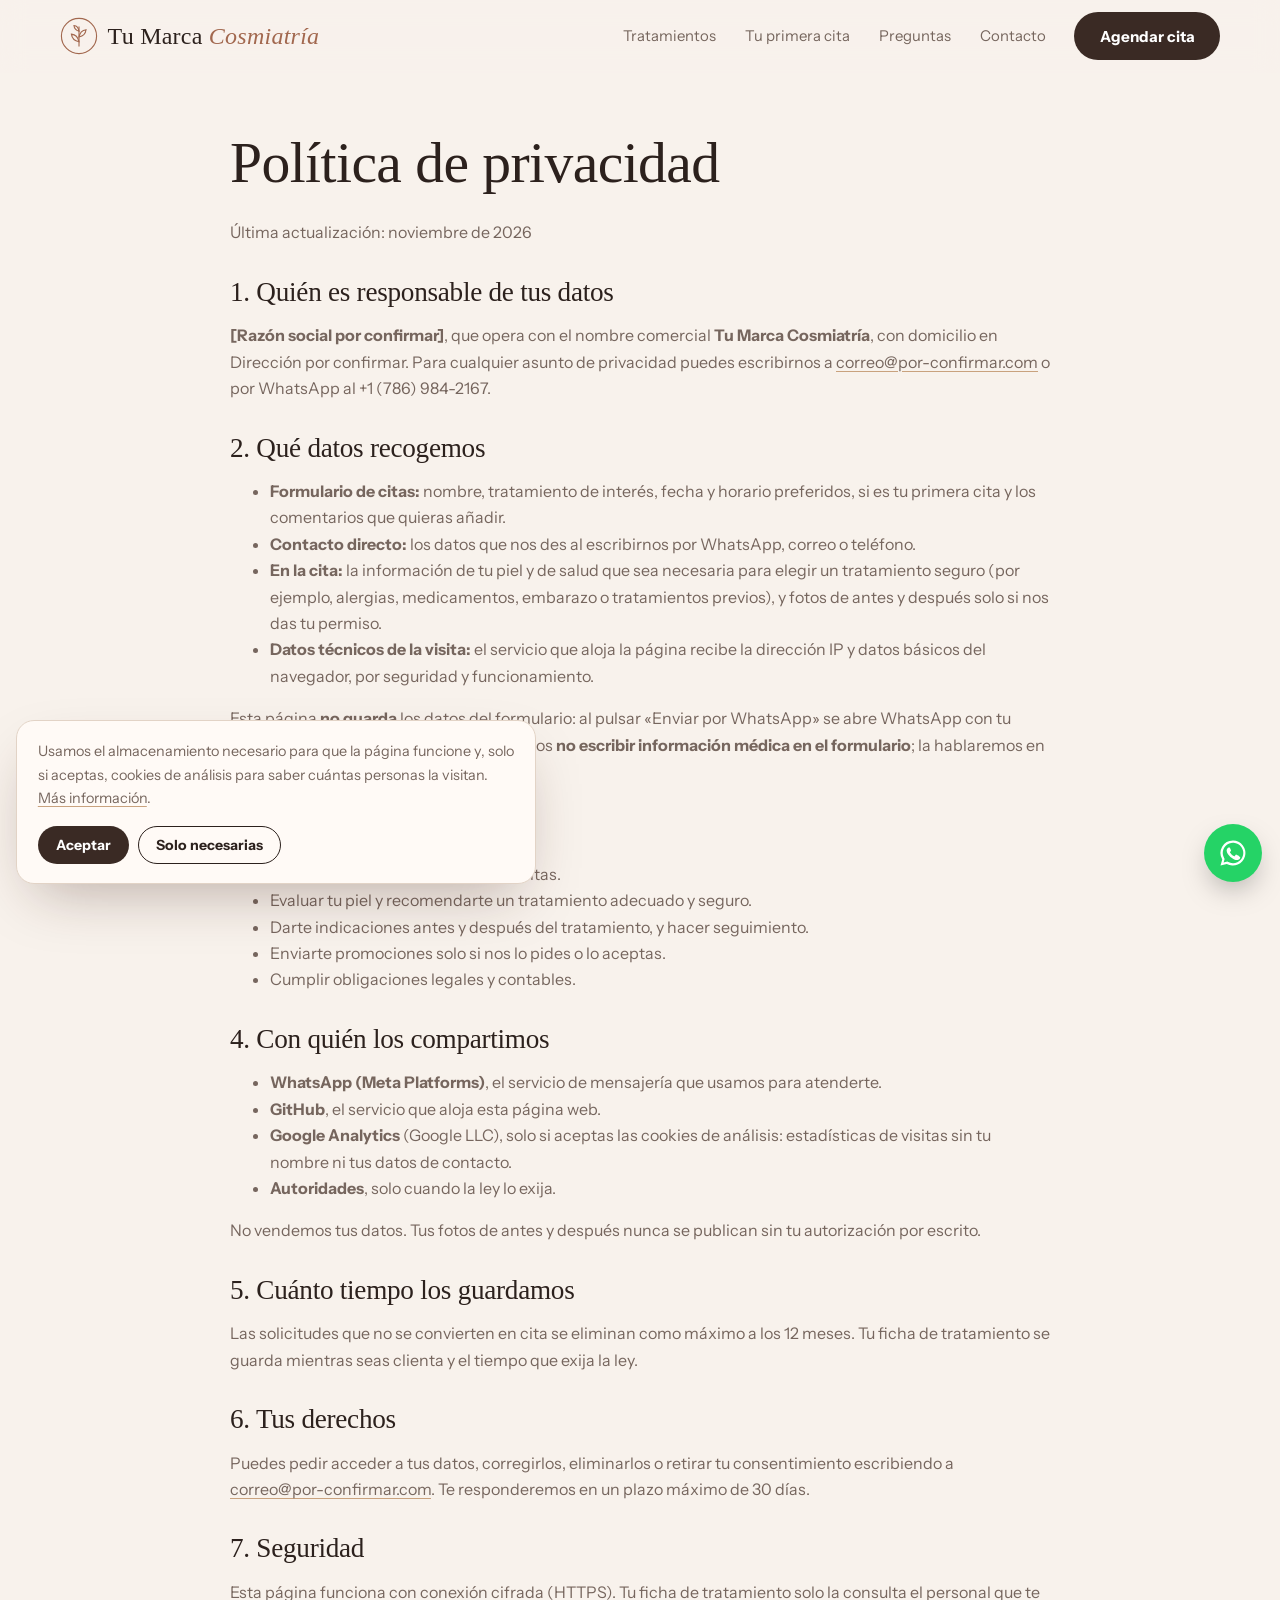
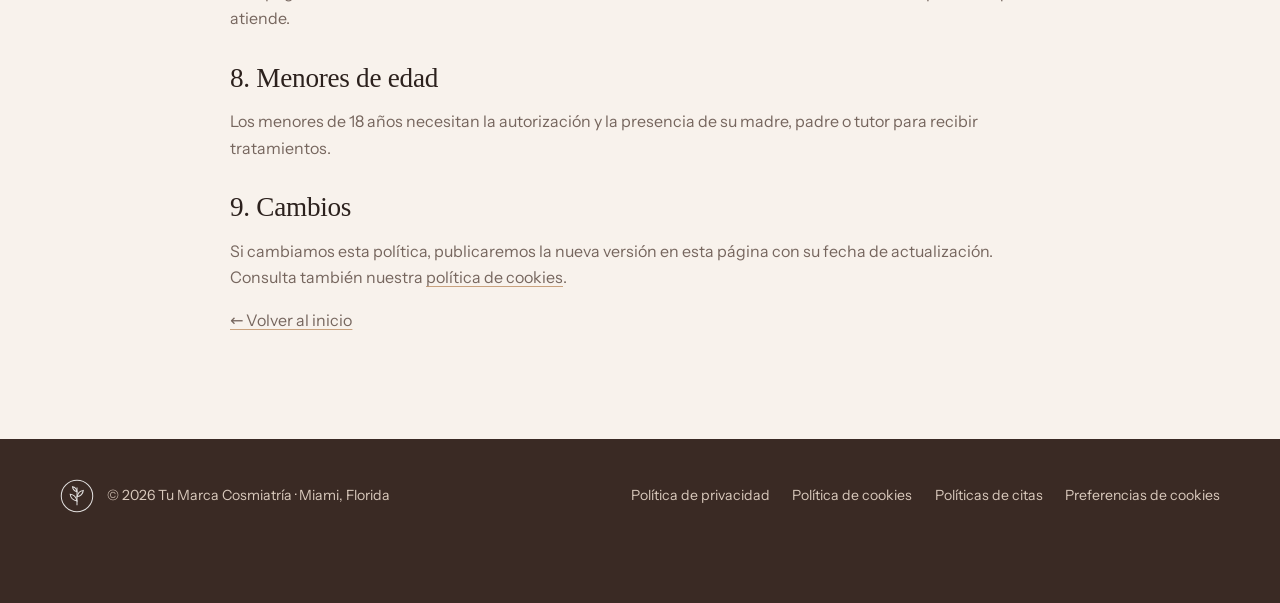
<file: privacidad.html>
<!doctype html>
<html lang="es">
<head>
<meta charset="utf-8">
<meta name="robots" content="noindex">
<meta name="viewport" content="width=device-width,initial-scale=1">
<title>Política de privacidad | Tu Marca Cosmiatría</title>
<meta name="description" content="Tratamientos faciales profesionales en Miami, Florida: limpieza profunda, peeling, microagujas, tratamiento de acné y manchas, cejas y pestañas. Agenda tu cita por WhatsApp.">
<meta name="theme-color" content="#f6efe9">
<meta property="og:title" content="Tu Marca Cosmiatría — Cosmiatría y estética facial">
<meta property="og:description" content="Tu piel en manos expertas. Diagnóstico personalizado y tratamientos faciales profesionales. Agenda por WhatsApp.">
<meta property="og:image" content="https://ingriddelgado2026.github.io/web-cosmiatria/img/compartir.webp">
<meta property="og:image:width" content="1200">
<meta property="og:image:height" content="630">
<meta property="og:type" content="website">
<meta property="og:locale" content="es_US">
<meta name="twitter:card" content="summary_large_image">
<link rel="canonical" href="https://ingriddelgado2026.github.io/web-cosmiatria/privacidad.html">
<link rel="icon" href="img/icono.png">
<link rel="preload" as="font" type="font/woff2" href="fonts/texto-400.woff2" crossorigin>
<link rel="stylesheet" href="css/estilos.css?v=e7ae37c3">
</head>
<body>

<!-- Iconos -->
<svg width="0" height="0" style="position:absolute" aria-hidden="true">
  <symbol id="i-wa" viewBox="0 0 24 24"><path fill="currentColor" d="M12 2a10 10 0 0 0-8.6 15.1L2 22l5-1.3A10 10 0 1 0 12 2Zm0 18.2a8.2 8.2 0 0 1-4.2-1.2l-.3-.2-3 .8.8-2.9-.2-.3A8.2 8.2 0 1 1 12 20.2Zm4.5-6.1c-.2-.1-1.5-.7-1.7-.8-.2-.1-.4-.1-.6.1l-.8 1c-.1.2-.3.2-.5.1a6.7 6.7 0 0 1-3.3-2.9c-.3-.4.3-.4.8-1.4.1-.2 0-.3 0-.4l-.8-1.8c-.2-.5-.4-.4-.6-.4h-.5a1 1 0 0 0-.7.3 3 3 0 0 0-.9 2.2 5.2 5.2 0 0 0 1.1 2.8 11.9 11.9 0 0 0 4.6 4c1.7.7 2.4.8 3.2.7.5-.1 1.5-.6 1.8-1.2.2-.6.2-1.1.1-1.2l-.5-.3Z"/></symbol>
  <symbol id="i-gota" viewBox="0 0 24 24"><path fill="none" stroke="currentColor" stroke-width="1.6" d="M12 3s6 6.6 6 11a6 6 0 0 1-12 0c0-4.4 6-11 6-11Z"/><path fill="none" stroke="currentColor" stroke-width="1.6" stroke-linecap="round" d="M9.5 14.5a2.6 2.6 0 0 0 2.5 2.5"/></symbol>
  <symbol id="i-hoja" viewBox="0 0 24 24"><path fill="none" stroke="currentColor" stroke-width="1.6" d="M5 19C5 10 11 5 20 4c0 9-5 15-14 15Z"/><path fill="none" stroke="currentColor" stroke-width="1.6" stroke-linecap="round" d="M5 19 13 11"/></symbol>
  <symbol id="i-brillo" viewBox="0 0 24 24"><path fill="none" stroke="currentColor" stroke-width="1.6" stroke-linejoin="round" d="M12 3c.8 4.6 2.4 6.2 7 7-4.6.8-6.2 2.4-7 7-.8-4.6-2.4-6.2-7-7 4.6-.8 6.2-2.4 7-7Z"/><path fill="none" stroke="currentColor" stroke-width="1.6" stroke-linecap="round" d="M19 16v4M17 18h4"/></symbol>
  <symbol id="i-lupa" viewBox="0 0 24 24"><circle cx="11" cy="11" r="6" fill="none" stroke="currentColor" stroke-width="1.6"/><path stroke="currentColor" stroke-width="1.6" stroke-linecap="round" d="m16 16 4 4"/></symbol>
  <symbol id="i-escudo" viewBox="0 0 24 24"><path fill="none" stroke="currentColor" stroke-width="1.6" d="M12 3 5 6v5c0 4.6 3 8 7 10 4-2 7-5.4 7-10V6z"/><path fill="none" stroke="currentColor" stroke-width="1.6" d="m9 12 2 2 4-4"/></symbol>
  <symbol id="i-ojo" viewBox="0 0 24 24"><path fill="none" stroke="currentColor" stroke-width="1.6" d="M2.5 12S6 6 12 6s9.5 6 9.5 6-3.5 6-9.5 6-9.5-6-9.5-6Z"/><circle cx="12" cy="12" r="2.6" fill="none" stroke="currentColor" stroke-width="1.6"/></symbol>
  <symbol id="i-sol" viewBox="0 0 24 24"><circle cx="12" cy="12" r="4" fill="none" stroke="currentColor" stroke-width="1.6"/><path stroke="currentColor" stroke-width="1.6" stroke-linecap="round" d="M12 2v2M12 20v2M4.9 4.9l1.4 1.4M17.7 17.7l1.4 1.4M2 12h2M20 12h2M4.9 19.1l1.4-1.4M17.7 6.3l1.4-1.4"/></symbol>
  <symbol id="i-puntos" viewBox="0 0 24 24"><g fill="currentColor"><circle cx="6" cy="6" r="1.3"/><circle cx="12" cy="6" r="1.3"/><circle cx="18" cy="6" r="1.3"/><circle cx="6" cy="12" r="1.3"/><circle cx="12" cy="12" r="1.3"/><circle cx="18" cy="12" r="1.3"/><circle cx="6" cy="18" r="1.3"/><circle cx="12" cy="18" r="1.3"/><circle cx="18" cy="18" r="1.3"/></g></symbol>
  <symbol id="i-onda" viewBox="0 0 24 24"><path fill="none" stroke="currentColor" stroke-width="1.6" stroke-linecap="round" d="M3 12c2-4 4-4 6 0s4 4 6 0 4-4 6 0"/><path fill="none" stroke="currentColor" stroke-width="1.6" stroke-linecap="round" d="M3 17c2-4 4-4 6 0s4 4 6 0 4-4 6 0" opacity=".5"/></symbol>
  <symbol id="i-reloj" viewBox="0 0 24 24"><circle cx="12" cy="12" r="8.5" fill="none" stroke="currentColor" stroke-width="1.6"/><path fill="none" stroke="currentColor" stroke-width="1.6" stroke-linecap="round" d="M12 7.5V12l3 2"/></symbol>
</svg>

<header class="top">
  <div class="wrap">
    <a class="logo" href="index.html" aria-label="Tu Marca Cosmiatría, inicio"><img src="img/logo.svg" alt="" width="40" height="40"><span>Tu Marca <i>Cosmiatría</i></span></a>
    <button class="menu-btn" aria-label="Abrir menú" aria-expanded="false" aria-controls="nav"><svg viewBox="0 0 24 24"><path fill="none" stroke="currentColor" stroke-width="1.8" stroke-linecap="round" d="M4 7h16M4 12h16M4 17h16"/></svg></button>
    <nav class="nav" id="nav">
      <a href="index.html#tratamientos">Tratamientos</a>
      <a href="index.html#primera-cita">Tu primera cita</a>
      <a href="index.html#preguntas">Preguntas</a>
      <a href="index.html#contacto">Contacto</a>
      <a class="btn btn-dark" href="index.html#agendar">Agendar cita</a>
    </nav>
  </div>
</header>
<main class="legal"><div class="wrap">
<h1>Política de privacidad</h1>
<p>Última actualización: noviembre de 2026</p>

<h2>1. Quién es responsable de tus datos</h2>
<p><strong>[Razón social por confirmar]</strong>, que opera con el nombre comercial <strong>Tu Marca Cosmiatría</strong>, con domicilio en Dirección por confirmar. Para cualquier asunto de privacidad puedes escribirnos a <a href="mailto:correo@por-confirmar.com">correo@por-confirmar.com</a> o por WhatsApp al +1 (786) 984-2167.</p>

<h2>2. Qué datos recogemos</h2>
<ul>
  <li><strong>Formulario de citas:</strong> nombre, tratamiento de interés, fecha y horario preferidos, si es tu primera cita y los comentarios que quieras añadir.</li>
  <li><strong>Contacto directo:</strong> los datos que nos des al escribirnos por WhatsApp, correo o teléfono.</li>
  <li><strong>En la cita:</strong> la información de tu piel y de salud que sea necesaria para elegir un tratamiento seguro (por ejemplo, alergias, medicamentos, embarazo o tratamientos previos), y fotos de antes y después solo si nos das tu permiso.</li>
  <li><strong>Datos técnicos de la visita:</strong> el servicio que aloja la página recibe la dirección IP y datos básicos del navegador, por seguridad y funcionamiento.</li>
</ul>
<p>Esta página <strong>no guarda</strong> los datos del formulario: al pulsar «Enviar por WhatsApp» se abre WhatsApp con tu mensaje y tú decides si enviarlo. Te pedimos <strong>no escribir información médica en el formulario</strong>; la hablaremos en privado durante tu valoración.</p>

<h2>3. Para qué los usamos</h2>
<ul>
  <li>Agendar, confirmar o cambiar tus citas.</li>
  <li>Evaluar tu piel y recomendarte un tratamiento adecuado y seguro.</li>
  <li>Darte indicaciones antes y después del tratamiento, y hacer seguimiento.</li>
  <li>Enviarte promociones solo si nos lo pides o lo aceptas.</li>
  <li>Cumplir obligaciones legales y contables.</li>
</ul>

<h2>4. Con quién los compartimos</h2>
<ul>
  <li><strong>WhatsApp (Meta Platforms)</strong>, el servicio de mensajería que usamos para atenderte.</li>
  <li><strong>GitHub</strong>, el servicio que aloja esta página web.</li>
  <li><strong>Google Analytics</strong> (Google LLC), solo si aceptas las cookies de análisis: estadísticas de visitas sin tu nombre ni tus datos de contacto.</li>
  <li><strong>Autoridades</strong>, solo cuando la ley lo exija.</li>
</ul>
<p>No vendemos tus datos. Tus fotos de antes y después nunca se publican sin tu autorización por escrito.</p>

<h2>5. Cuánto tiempo los guardamos</h2>
<p>Las solicitudes que no se convierten en cita se eliminan como máximo a los 12 meses. Tu ficha de tratamiento se guarda mientras seas clienta y el tiempo que exija la ley.</p>

<h2>6. Tus derechos</h2>
<p>Puedes pedir acceder a tus datos, corregirlos, eliminarlos o retirar tu consentimiento escribiendo a <a href="mailto:correo@por-confirmar.com">correo@por-confirmar.com</a>. Te responderemos en un plazo máximo de 30 días.</p>

<h2>7. Seguridad</h2>
<p>Esta página funciona con conexión cifrada (HTTPS). Tu ficha de tratamiento solo la consulta el personal que te atiende.</p>

<h2>8. Menores de edad</h2>
<p>Los menores de 18 años necesitan la autorización y la presencia de su madre, padre o tutor para recibir tratamientos.</p>

<h2>9. Cambios</h2>
<p>Si cambiamos esta política, publicaremos la nueva versión en esta página con su fecha de actualización. Consulta también nuestra <a href="cookies.html">política de cookies</a>.</p>

<p><a href="index.html">← Volver al inicio</a></p>
</div></main>
<footer>
  <div class="wrap">
    <div class="pie-marca"><img src="img/logo.svg" alt="" width="34" height="34" loading="lazy"><span>© <span id="year">2026</span> Tu Marca Cosmiatría · Miami, Florida</span></div>
    <nav aria-label="Legal">
      <a href="privacidad.html">Política de privacidad</a>
      <a href="cookies.html">Política de cookies</a>
      <a href="terminos.html">Políticas de citas</a>
      <button class="linkbtn" data-cookie-settings>Preferencias de cookies</button>
    </nav>
  </div>
</footer>

<a class="wa-float" href="https://wa.me/17869842167?text=Hola%2C%20quiero%20agendar%20una%20cita" target="_blank" rel="noopener" aria-label="Escríbenos por WhatsApp"><svg><use href="#i-wa"/></svg></a>

<div class="cookies" id="cookie-banner" role="dialog" aria-live="polite" aria-label="Aviso de cookies" hidden>
  <p>Usamos el almacenamiento necesario para que la página funcione y, solo si aceptas, cookies de análisis para saber cuántas personas la visitan. <a href="cookies.html">Más información</a>.</p>
  <div class="row">
    <button class="btn btn-dark" data-cookie="todas">Aceptar</button>
    <button class="btn btn-line" data-cookie="necesarias">Solo necesarias</button>
  </div>
</div>

<script>window.WA_NUMERO="17869842167";window.GA_ID="";</script>
<script src="js/main.js?v=0f881d88" defer></script>
</body>
</html>
</file>
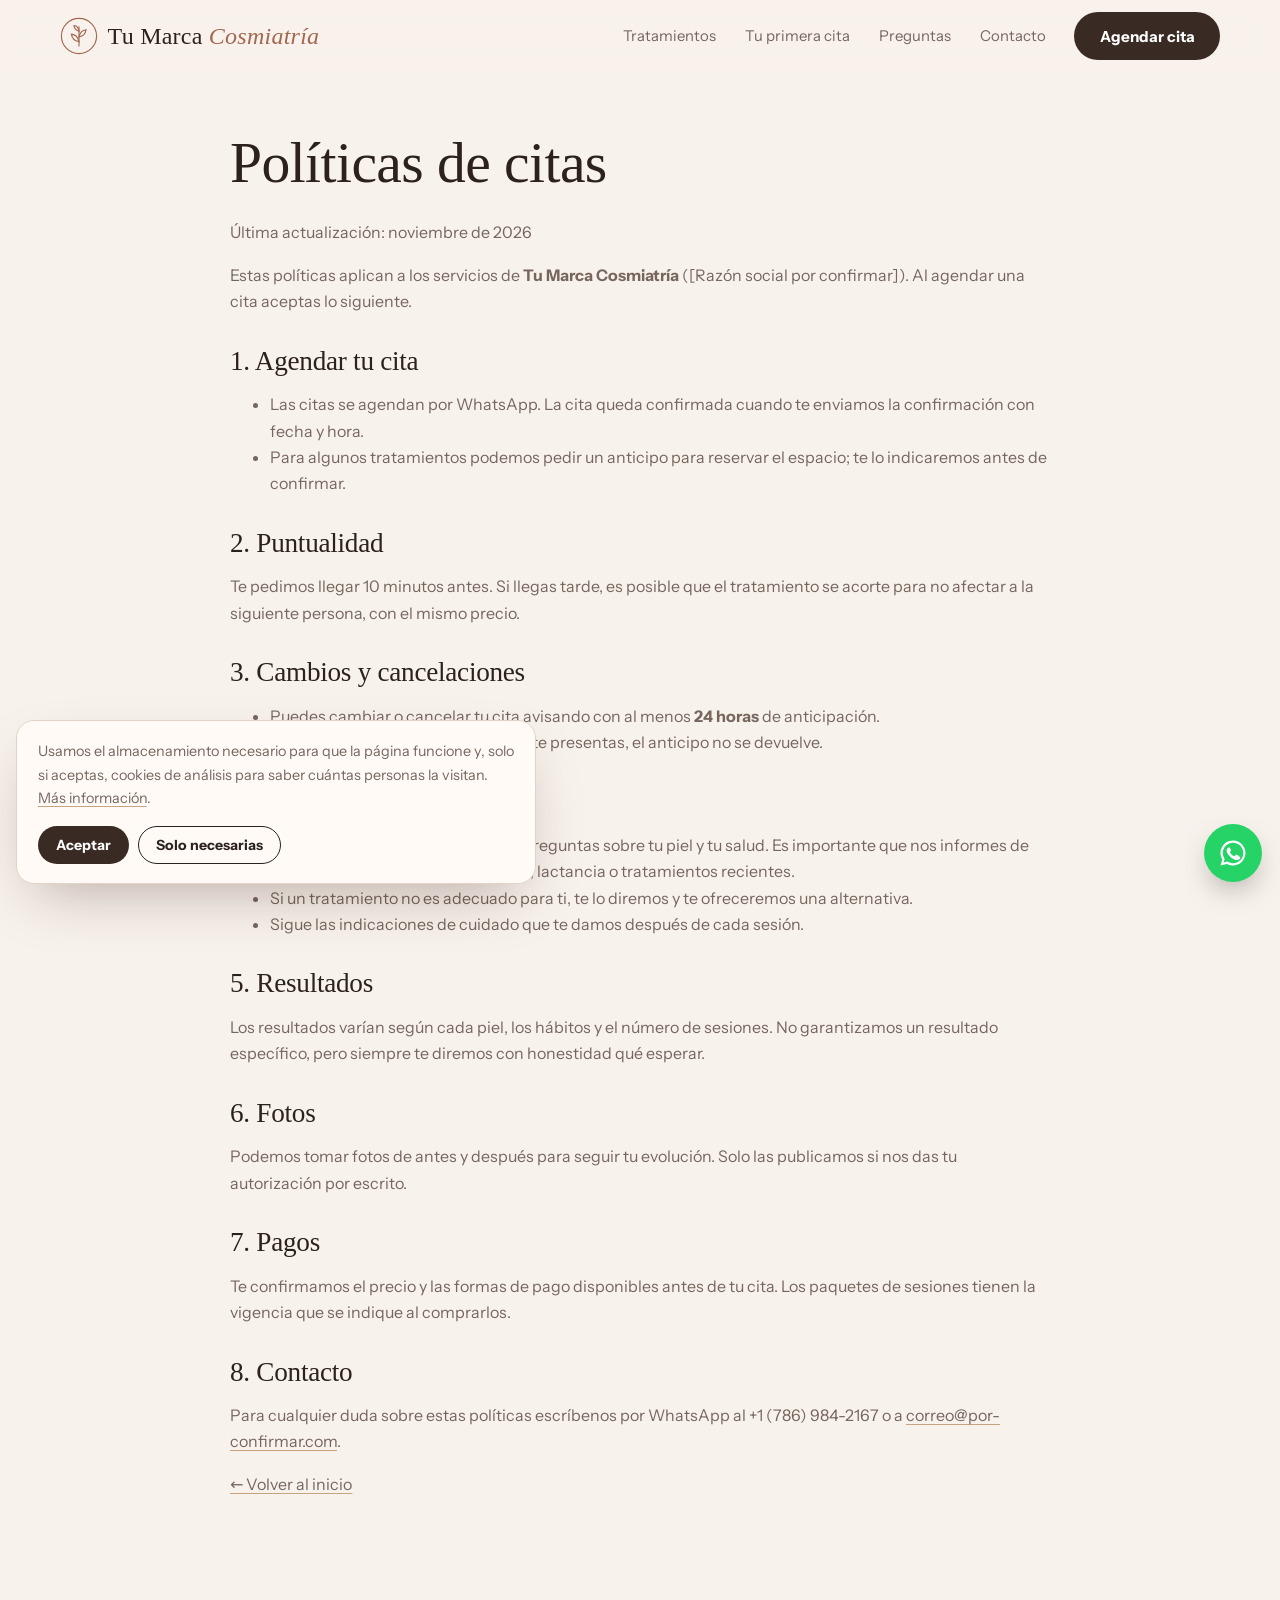
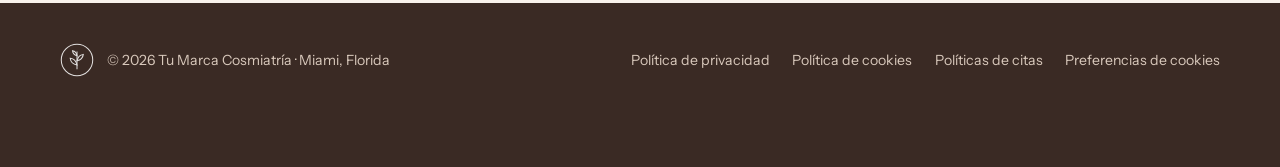
<file: terminos.html>
<!doctype html>
<html lang="es">
<head>
<meta charset="utf-8">
<meta name="robots" content="noindex">
<meta name="viewport" content="width=device-width,initial-scale=1">
<title>Políticas de citas | Tu Marca Cosmiatría</title>
<meta name="description" content="Tratamientos faciales profesionales en Miami, Florida: limpieza profunda, peeling, microagujas, tratamiento de acné y manchas, cejas y pestañas. Agenda tu cita por WhatsApp.">
<meta name="theme-color" content="#f6efe9">
<meta property="og:title" content="Tu Marca Cosmiatría — Cosmiatría y estética facial">
<meta property="og:description" content="Tu piel en manos expertas. Diagnóstico personalizado y tratamientos faciales profesionales. Agenda por WhatsApp.">
<meta property="og:image" content="https://ingriddelgado2026.github.io/web-cosmiatria/img/compartir.webp">
<meta property="og:image:width" content="1200">
<meta property="og:image:height" content="630">
<meta property="og:type" content="website">
<meta property="og:locale" content="es_US">
<meta name="twitter:card" content="summary_large_image">
<link rel="canonical" href="https://ingriddelgado2026.github.io/web-cosmiatria/terminos.html">
<link rel="icon" href="img/icono.png">
<link rel="preload" as="font" type="font/woff2" href="fonts/texto-400.woff2" crossorigin>
<link rel="stylesheet" href="css/estilos.css?v=e7ae37c3">
</head>
<body>

<!-- Iconos -->
<svg width="0" height="0" style="position:absolute" aria-hidden="true">
  <symbol id="i-wa" viewBox="0 0 24 24"><path fill="currentColor" d="M12 2a10 10 0 0 0-8.6 15.1L2 22l5-1.3A10 10 0 1 0 12 2Zm0 18.2a8.2 8.2 0 0 1-4.2-1.2l-.3-.2-3 .8.8-2.9-.2-.3A8.2 8.2 0 1 1 12 20.2Zm4.5-6.1c-.2-.1-1.5-.7-1.7-.8-.2-.1-.4-.1-.6.1l-.8 1c-.1.2-.3.2-.5.1a6.7 6.7 0 0 1-3.3-2.9c-.3-.4.3-.4.8-1.4.1-.2 0-.3 0-.4l-.8-1.8c-.2-.5-.4-.4-.6-.4h-.5a1 1 0 0 0-.7.3 3 3 0 0 0-.9 2.2 5.2 5.2 0 0 0 1.1 2.8 11.9 11.9 0 0 0 4.6 4c1.7.7 2.4.8 3.2.7.5-.1 1.5-.6 1.8-1.2.2-.6.2-1.1.1-1.2l-.5-.3Z"/></symbol>
  <symbol id="i-gota" viewBox="0 0 24 24"><path fill="none" stroke="currentColor" stroke-width="1.6" d="M12 3s6 6.6 6 11a6 6 0 0 1-12 0c0-4.4 6-11 6-11Z"/><path fill="none" stroke="currentColor" stroke-width="1.6" stroke-linecap="round" d="M9.5 14.5a2.6 2.6 0 0 0 2.5 2.5"/></symbol>
  <symbol id="i-hoja" viewBox="0 0 24 24"><path fill="none" stroke="currentColor" stroke-width="1.6" d="M5 19C5 10 11 5 20 4c0 9-5 15-14 15Z"/><path fill="none" stroke="currentColor" stroke-width="1.6" stroke-linecap="round" d="M5 19 13 11"/></symbol>
  <symbol id="i-brillo" viewBox="0 0 24 24"><path fill="none" stroke="currentColor" stroke-width="1.6" stroke-linejoin="round" d="M12 3c.8 4.6 2.4 6.2 7 7-4.6.8-6.2 2.4-7 7-.8-4.6-2.4-6.2-7-7 4.6-.8 6.2-2.4 7-7Z"/><path fill="none" stroke="currentColor" stroke-width="1.6" stroke-linecap="round" d="M19 16v4M17 18h4"/></symbol>
  <symbol id="i-lupa" viewBox="0 0 24 24"><circle cx="11" cy="11" r="6" fill="none" stroke="currentColor" stroke-width="1.6"/><path stroke="currentColor" stroke-width="1.6" stroke-linecap="round" d="m16 16 4 4"/></symbol>
  <symbol id="i-escudo" viewBox="0 0 24 24"><path fill="none" stroke="currentColor" stroke-width="1.6" d="M12 3 5 6v5c0 4.6 3 8 7 10 4-2 7-5.4 7-10V6z"/><path fill="none" stroke="currentColor" stroke-width="1.6" d="m9 12 2 2 4-4"/></symbol>
  <symbol id="i-ojo" viewBox="0 0 24 24"><path fill="none" stroke="currentColor" stroke-width="1.6" d="M2.5 12S6 6 12 6s9.5 6 9.5 6-3.5 6-9.5 6-9.5-6-9.5-6Z"/><circle cx="12" cy="12" r="2.6" fill="none" stroke="currentColor" stroke-width="1.6"/></symbol>
  <symbol id="i-sol" viewBox="0 0 24 24"><circle cx="12" cy="12" r="4" fill="none" stroke="currentColor" stroke-width="1.6"/><path stroke="currentColor" stroke-width="1.6" stroke-linecap="round" d="M12 2v2M12 20v2M4.9 4.9l1.4 1.4M17.7 17.7l1.4 1.4M2 12h2M20 12h2M4.9 19.1l1.4-1.4M17.7 6.3l1.4-1.4"/></symbol>
  <symbol id="i-puntos" viewBox="0 0 24 24"><g fill="currentColor"><circle cx="6" cy="6" r="1.3"/><circle cx="12" cy="6" r="1.3"/><circle cx="18" cy="6" r="1.3"/><circle cx="6" cy="12" r="1.3"/><circle cx="12" cy="12" r="1.3"/><circle cx="18" cy="12" r="1.3"/><circle cx="6" cy="18" r="1.3"/><circle cx="12" cy="18" r="1.3"/><circle cx="18" cy="18" r="1.3"/></g></symbol>
  <symbol id="i-onda" viewBox="0 0 24 24"><path fill="none" stroke="currentColor" stroke-width="1.6" stroke-linecap="round" d="M3 12c2-4 4-4 6 0s4 4 6 0 4-4 6 0"/><path fill="none" stroke="currentColor" stroke-width="1.6" stroke-linecap="round" d="M3 17c2-4 4-4 6 0s4 4 6 0 4-4 6 0" opacity=".5"/></symbol>
  <symbol id="i-reloj" viewBox="0 0 24 24"><circle cx="12" cy="12" r="8.5" fill="none" stroke="currentColor" stroke-width="1.6"/><path fill="none" stroke="currentColor" stroke-width="1.6" stroke-linecap="round" d="M12 7.5V12l3 2"/></symbol>
</svg>

<header class="top">
  <div class="wrap">
    <a class="logo" href="index.html" aria-label="Tu Marca Cosmiatría, inicio"><img src="img/logo.svg" alt="" width="40" height="40"><span>Tu Marca <i>Cosmiatría</i></span></a>
    <button class="menu-btn" aria-label="Abrir menú" aria-expanded="false" aria-controls="nav"><svg viewBox="0 0 24 24"><path fill="none" stroke="currentColor" stroke-width="1.8" stroke-linecap="round" d="M4 7h16M4 12h16M4 17h16"/></svg></button>
    <nav class="nav" id="nav">
      <a href="index.html#tratamientos">Tratamientos</a>
      <a href="index.html#primera-cita">Tu primera cita</a>
      <a href="index.html#preguntas">Preguntas</a>
      <a href="index.html#contacto">Contacto</a>
      <a class="btn btn-dark" href="index.html#agendar">Agendar cita</a>
    </nav>
  </div>
</header>
<main class="legal"><div class="wrap">
<h1>Políticas de citas</h1>
<p>Última actualización: noviembre de 2026</p>
<p>Estas políticas aplican a los servicios de <strong>Tu Marca Cosmiatría</strong> ([Razón social por confirmar]). Al agendar una cita aceptas lo siguiente.</p>

<h2>1. Agendar tu cita</h2>
<ul>
  <li>Las citas se agendan por WhatsApp. La cita queda confirmada cuando te enviamos la confirmación con fecha y hora.</li>
  <li>Para algunos tratamientos podemos pedir un anticipo para reservar el espacio; te lo indicaremos antes de confirmar.</li>
</ul>

<h2>2. Puntualidad</h2>
<p>Te pedimos llegar 10 minutos antes. Si llegas tarde, es posible que el tratamiento se acorte para no afectar a la siguiente persona, con el mismo precio.</p>

<h2>3. Cambios y cancelaciones</h2>
<ul>
  <li>Puedes cambiar o cancelar tu cita avisando con al menos <strong>24 horas</strong> de anticipación.</li>
  <li>Si cancelas con menos tiempo o no te presentas, el anticipo no se devuelve.</li>
</ul>

<h2>4. Tu salud y tu seguridad</h2>
<ul>
  <li>Antes del tratamiento te haremos preguntas sobre tu piel y tu salud. Es importante que nos informes de alergias, medicamentos, embarazo, lactancia o tratamientos recientes.</li>
  <li>Si un tratamiento no es adecuado para ti, te lo diremos y te ofreceremos una alternativa.</li>
  <li>Sigue las indicaciones de cuidado que te damos después de cada sesión.</li>
</ul>

<h2>5. Resultados</h2>
<p>Los resultados varían según cada piel, los hábitos y el número de sesiones. No garantizamos un resultado específico, pero siempre te diremos con honestidad qué esperar.</p>

<h2>6. Fotos</h2>
<p>Podemos tomar fotos de antes y después para seguir tu evolución. Solo las publicamos si nos das tu autorización por escrito.</p>

<h2>7. Pagos</h2>
<p>Te confirmamos el precio y las formas de pago disponibles antes de tu cita. Los paquetes de sesiones tienen la vigencia que se indique al comprarlos.</p>

<h2>8. Contacto</h2>
<p>Para cualquier duda sobre estas políticas escríbenos por WhatsApp al +1 (786) 984-2167 o a <a href="mailto:correo@por-confirmar.com">correo@por-confirmar.com</a>.</p>

<p><a href="index.html">← Volver al inicio</a></p>
</div></main>
<footer>
  <div class="wrap">
    <div class="pie-marca"><img src="img/logo.svg" alt="" width="34" height="34" loading="lazy"><span>© <span id="year">2026</span> Tu Marca Cosmiatría · Miami, Florida</span></div>
    <nav aria-label="Legal">
      <a href="privacidad.html">Política de privacidad</a>
      <a href="cookies.html">Política de cookies</a>
      <a href="terminos.html">Políticas de citas</a>
      <button class="linkbtn" data-cookie-settings>Preferencias de cookies</button>
    </nav>
  </div>
</footer>

<a class="wa-float" href="https://wa.me/17869842167?text=Hola%2C%20quiero%20agendar%20una%20cita" target="_blank" rel="noopener" aria-label="Escríbenos por WhatsApp"><svg><use href="#i-wa"/></svg></a>

<div class="cookies" id="cookie-banner" role="dialog" aria-live="polite" aria-label="Aviso de cookies" hidden>
  <p>Usamos el almacenamiento necesario para que la página funcione y, solo si aceptas, cookies de análisis para saber cuántas personas la visitan. <a href="cookies.html">Más información</a>.</p>
  <div class="row">
    <button class="btn btn-dark" data-cookie="todas">Aceptar</button>
    <button class="btn btn-line" data-cookie="necesarias">Solo necesarias</button>
  </div>
</div>

<script>window.WA_NUMERO="17869842167";window.GA_ID="";</script>
<script src="js/main.js?v=0f881d88" defer></script>
</body>
</html>
</file>
<file: css/estilos.css>
/* Web de cosmiatría — estilos (sin librerías externas) */
@font-face{font-family:"Instrument Sans";src:url(../fonts/texto-400.woff2) format("woff2");font-weight:400;font-display:swap}
@font-face{font-family:"Instrument Sans";src:url(../fonts/texto-700.woff2) format("woff2");font-weight:500 900;font-display:swap}
/* COLORES DE LA MARCA (provisionales): cambia estos valores cuando llegue el logo */
:root{
  --bg:#f8f2ec;          /* crema */
  --bg-2:#efe4da;        /* arena */
  --card:#fffaf6;
  --line:#e2d3c6;
  --text:#2c211d;        /* chocolate */
  --muted:#76665e;
  --accent:#a2684f;      /* terracota rosado */
  --accent-2:#c9a27e;    /* dorado suave */
  --dark:#3a2a24;        /* botones principales */
  --wa:#25d366;
  --radius:22px;
  --max:1160px;
  --font:"Instrument Sans",system-ui,-apple-system,"Segoe UI",Roboto,Arial,sans-serif;
  --serif:"Cormorant Garamond","Playfair Display",Georgia,"Times New Roman",serif;
}
*{box-sizing:border-box}
html{scroll-behavior:smooth;-webkit-text-size-adjust:100%}
body{margin:0;background:var(--bg);color:var(--text);font-family:var(--font);line-height:1.65;overflow-x:hidden}
img{max-width:100%;height:auto;display:block}
a{color:inherit}
p a,li a{text-decoration:underline;text-underline-offset:3px;text-decoration-color:var(--accent-2)}
.wrap{width:min(var(--max),100% - 32px);margin-inline:auto}
h1,h2,h3{font-family:var(--serif);font-weight:400;line-height:1.05;margin:0 0 .45em;letter-spacing:-.01em}
h1{font-size:clamp(2.9rem,7vw,5.6rem)}
h2{font-size:clamp(2.2rem,4.6vw,3.6rem)}
h3{font-size:1.55rem}
h1 em,h2 em{font-style:italic;color:var(--accent)}
.eyebrow{display:inline-block;font-size:.74rem;letter-spacing:.28em;text-transform:uppercase;color:var(--accent);margin-bottom:1rem}
.lead{color:var(--muted);font-size:1.08rem;max-width:56ch}
section{padding:clamp(70px,10vw,120px) 0;scroll-margin-top:70px}
svg{width:1em;height:1em}

/* Botones */
.btn{display:inline-flex;align-items:center;justify-content:center;gap:.55em;padding:.9em 1.6em;border-radius:999px;font:600 .95rem var(--font);text-decoration:none;border:1px solid transparent;cursor:pointer;transition:transform .2s,background .2s,color .2s}
.btn:hover{transform:translateY(-2px)}
.btn svg{width:1.15em;height:1.15em}
.btn-dark{background:var(--dark);color:#fff}
.btn-dark:hover{background:var(--accent)}
.btn-line{background:transparent;color:var(--text);border-color:var(--text)}
.btn-line:hover{background:var(--text);color:#fff}
.btn-wa{background:var(--wa);color:#05210f}

/* Encabezado */
.top{position:sticky;top:0;z-index:50;background:rgba(248,242,236,.86);backdrop-filter:blur(12px);-webkit-backdrop-filter:blur(12px);border-bottom:1px solid transparent;transition:border-color .3s}
.top.scrolled{border-color:var(--line)}
.top .wrap{display:flex;align-items:center;justify-content:space-between;height:72px}
.logo{display:flex;align-items:center;gap:.6rem;text-decoration:none;font:400 1.5rem var(--serif);letter-spacing:.01em}
.logo i{color:var(--accent)}
.logo img{width:38px;height:38px}
.nav{display:flex;align-items:center;gap:1.8rem}
.nav a:not(.btn){text-decoration:none;font-size:.93rem;color:var(--muted);transition:color .2s}
.nav a:not(.btn):hover{color:var(--text)}
.menu-btn{display:none;background:none;border:0;color:var(--text);width:44px;height:44px;padding:8px;cursor:pointer}
.menu-btn svg{width:28px;height:28px}

/* Inicio */
.hero{padding:clamp(40px,7vw,90px) 0 clamp(60px,8vw,100px);position:relative;overflow:hidden}
.hero::before{content:"";position:absolute;inset:-20% -10% auto auto;width:60vw;height:60vw;border-radius:50%;background:radial-gradient(circle,rgba(201,162,126,.28),transparent 65%);pointer-events:none}
.hero-grid{display:grid;grid-template-columns:1.1fr .9fr;gap:clamp(30px,5vw,70px);align-items:center;position:relative}
.hero-copy .lead{font-size:1.15rem;margin-bottom:2rem}
.hero-cta{display:flex;flex-wrap:wrap;gap:.8rem}
.hero-datos{list-style:none;padding:0;margin:2.6rem 0 0;display:grid;grid-template-columns:repeat(3,1fr);gap:1rem;border-top:1px solid var(--line);padding-top:1.4rem}
.hero-datos b{display:block;font:400 1.5rem var(--serif);color:var(--accent)}
.hero-datos span{font-size:.85rem;color:var(--muted);line-height:1.4;display:block}
.hero-arco{position:relative;justify-self:center;width:min(440px,100%)}
.arco{aspect-ratio:4/5.2;border-radius:999px 999px 28px 28px;background:
  radial-gradient(120% 80% at 30% 20%,#fff6ee 0,transparent 55%),
  linear-gradient(165deg,#ecd5c3 0%,#d9b49a 45%,#b98169 100%);
  display:grid;place-items:center;overflow:hidden;box-shadow:0 40px 80px -40px rgba(90,50,30,.45);animation:aparecer 1.2s ease both}
.arco .rama{width:52%;height:auto;color:rgba(255,250,245,.85);animation:flotar 7s ease-in-out infinite}
.sello{position:absolute;left:-28px;bottom:14%;width:128px;height:128px;border-radius:50%;background:var(--card);display:grid;place-items:center;text-align:center;font:italic 400 1.15rem/1.15 var(--serif);color:var(--accent);box-shadow:0 18px 40px -18px rgba(90,50,30,.35);border:1px solid var(--line);animation:aparecer 1.2s .3s ease both}
@keyframes aparecer{from{opacity:0;transform:translateY(24px)}to{opacity:1;transform:none}}
@keyframes flotar{50%{transform:translateY(-10px) rotate(-2deg)}}

/* Franja */
.franja{padding:0;background:var(--dark);color:#f3e8de}
.franja ul{list-style:none;margin:0;padding:22px 0;display:grid;grid-template-columns:repeat(4,1fr);gap:1rem 2rem}
.franja li{display:flex;align-items:center;gap:.7rem;font-size:.9rem;line-height:1.35}
.franja svg{width:22px;height:22px;flex:none;color:var(--accent-2)}

/* Tratamientos */
.head{margin-bottom:2rem}
.chips{display:flex;flex-wrap:wrap;gap:.5rem;margin-bottom:2rem}
.chip{font:500 .88rem var(--font);padding:.55em 1.2em;border-radius:999px;border:1px solid var(--line);background:transparent;color:var(--muted);cursor:pointer;transition:all .2s}
.chip[aria-pressed="true"]{background:var(--text);border-color:var(--text);color:#fff}
.grid{display:grid;grid-template-columns:repeat(3,1fr);gap:1.2rem}
.serv{background:var(--card);border:1px solid var(--line);border-radius:var(--radius);padding:1.8rem;display:flex;flex-direction:column;transition:transform .3s,box-shadow .3s}
.serv:hover{transform:translateY(-4px);box-shadow:0 26px 50px -30px rgba(90,50,30,.4)}
.serv[hidden]{display:none}
.serv .ic{width:52px;height:52px;border-radius:50%;background:var(--bg-2);display:grid;place-items:center;color:var(--accent);margin-bottom:1.2rem}
.serv .ic svg{width:26px;height:26px}
.serv small{font-size:.72rem;letter-spacing:.2em;text-transform:uppercase;color:var(--accent)}
.serv h3{margin:.35rem 0 .5rem}
.serv p{color:var(--muted);font-size:.95rem;margin:0 0 1.2rem;flex:1}
.serv-pie{display:flex;justify-content:space-between;align-items:center;border-top:1px solid var(--line);padding-top:1rem;margin-bottom:1.1rem;font-size:.88rem;color:var(--muted)}
.serv-pie span{display:inline-flex;align-items:center;gap:.4em}
.serv-pie b{font:400 1.35rem var(--serif);color:var(--text)}
.serv .btn{width:100%}
.nota{color:var(--muted);font-size:.85rem;margin-top:1.5rem}

/* Pasos */
.pasos-sec{background:var(--bg-2)}
.pasos{list-style:none;margin:0;padding:0;display:grid;grid-template-columns:repeat(4,1fr);gap:1.4rem;counter-reset:p}
.pasos li{border-top:1px solid var(--accent-2);padding-top:1.3rem}
.pasos b{font:italic 400 2.6rem var(--serif);color:var(--accent);display:block;margin-bottom:.4rem}
.pasos p{color:var(--muted);font-size:.95rem;margin:0}

/* Por qué */
.porque-grid{display:grid;grid-template-columns:.9fr 1.1fr;gap:clamp(30px,5vw,70px);align-items:center}
.porque .lead{margin-bottom:1.8rem}
.feats{display:grid;grid-template-columns:1fr 1fr;gap:1.1rem}
.feat{background:var(--card);border:1px solid var(--line);border-radius:var(--radius);padding:1.6rem}
.feat .ic{color:var(--accent);margin-bottom:.8rem}
.feat .ic svg{width:30px;height:30px}
.feat h3{font-size:1.35rem}
.feat p{color:var(--muted);font-size:.93rem;margin:0}

/* Preguntas */
.faq{background:var(--card);border-block:1px solid var(--line)}
.faq-box{display:grid;grid-template-columns:.85fr 1.15fr;gap:clamp(30px,5vw,70px);align-items:start}
.faq .lead{margin-bottom:1.6rem}
.faq-list details{border-bottom:1px solid var(--line)}
.faq-list summary{list-style:none;cursor:pointer;padding:1.25rem 2.5rem 1.25rem 0;position:relative;font:400 1.35rem/1.25 var(--serif)}
.faq-list summary::-webkit-details-marker{display:none}
.faq-list summary::after{content:"+";position:absolute;right:.3rem;top:50%;transform:translateY(-50%);font:300 1.8rem var(--font);color:var(--accent);transition:transform .3s}
.faq-list details[open] summary::after{transform:translateY(-50%) rotate(45deg)}
.faq-list p{margin:0 0 1.3rem;color:var(--muted)}

/* Agendar */
.box{display:grid;grid-template-columns:.9fr 1.1fr;gap:clamp(30px,5vw,70px);align-items:start}
.steps{list-style:none;padding:0;margin:2rem 0 0;display:grid;gap:.9rem}
.steps li{display:flex;gap:.9rem;align-items:center;color:var(--muted)}
.steps b{width:34px;height:34px;flex:none;border-radius:50%;border:1px solid var(--accent-2);display:grid;place-items:center;font:400 1.1rem var(--serif);color:var(--accent)}
.form{background:var(--card);border:1px solid var(--line);border-radius:var(--radius);padding:clamp(1.4rem,3vw,2.2rem);display:grid;grid-template-columns:1fr 1fr;gap:1rem;box-shadow:0 40px 80px -50px rgba(90,50,30,.4)}
.form .full{grid-column:1/-1}
.form label{display:grid;gap:.4rem;font-size:.85rem;font-weight:600}
.form input,.form select,.form textarea{font:400 1rem var(--font);color:var(--text);background:var(--bg);border:1px solid var(--line);border-radius:12px;padding:.8em .9em;width:100%;min-height:48px}
.form textarea{resize:vertical}
.form input:focus,.form select:focus,.form textarea:focus{outline:2px solid var(--accent-2);outline-offset:1px;border-color:transparent}
.form .check{display:flex;gap:.7rem;align-items:flex-start;font-weight:400;color:var(--muted)}
.form .check input{width:20px;min-height:20px;height:20px;margin-top:.15rem;accent-color:var(--accent)}
.form .btn{padding:1em;font-size:1rem}
.note{font-size:.82rem;color:var(--muted);margin:0}
.note.error{color:#b3261e}
.campo-error{border-color:#b3261e!important}

/* Contacto */
.contacto{background:var(--bg-2)}
.cards{display:grid;grid-template-columns:repeat(4,1fr);gap:1rem;margin-top:1.5rem}
.cbox{background:var(--card);border:1px solid var(--line);border-radius:var(--radius);padding:1.4rem}
.cbox span{display:block;font-size:.72rem;letter-spacing:.2em;text-transform:uppercase;color:var(--accent);margin-bottom:.4rem}
.cbox a,.cbox p{margin:0;font-weight:600;text-decoration:none;word-break:break-word}

/* Pie */
footer{background:var(--dark);color:#d9c9bc;padding:40px 0 90px;font-size:.88rem}
footer .wrap{display:flex;flex-wrap:wrap;justify-content:space-between;gap:1.2rem;align-items:center}
.pie-marca{display:flex;align-items:center;gap:.8rem}
.pie-marca img{filter:brightness(0) invert(1);opacity:.85}
footer nav{display:flex;flex-wrap:wrap;gap:.6rem 1.4rem}
footer a,.linkbtn{color:#d9c9bc;text-decoration:none;background:none;border:0;font:inherit;cursor:pointer;padding:0}
footer a:hover,.linkbtn:hover{color:#fff}

/* WhatsApp flotante */
.wa-float{position:fixed;right:18px;bottom:18px;z-index:60;width:58px;height:58px;border-radius:50%;background:var(--wa);color:#fff;display:grid;place-items:center;box-shadow:0 12px 30px -8px rgba(0,0,0,.35)}
.wa-float svg{width:30px;height:30px}

/* Cookies */
.cookies{position:fixed;left:16px;bottom:16px;z-index:70;max-width:520px;background:var(--card);border:1px solid var(--line);border-radius:18px;padding:1.2rem 1.3rem;box-shadow:0 24px 60px -20px rgba(60,30,20,.35);font-size:.9rem}
.cookies p{margin:0 0 .9rem;color:var(--muted)}
.cookies .row{display:flex;gap:.6rem;flex-wrap:wrap}
.cookies .btn{padding:.65em 1.2em;font-size:.88rem}

/* Páginas legales */
.legal{padding:60px 0 90px}
.legal .wrap{max-width:820px}
.legal h1{font-size:clamp(2.4rem,5vw,3.6rem)}
.legal h2{font-size:1.7rem;margin-top:2rem}
.legal p,.legal li{color:var(--muted)}
.legal table{width:100%;border-collapse:collapse;font-size:.9rem;margin:1rem 0}
.legal th,.legal td{border:1px solid var(--line);padding:.6rem;text-align:left;vertical-align:top}

/* Aparecer al hacer scroll */
.js .reveal{opacity:0;transform:translateY(24px);transition:opacity .8s ease,transform .8s ease}
.js .reveal.visible{opacity:1;transform:none}

/* Tableta */
@media (max-width:980px){
  .grid{grid-template-columns:1fr 1fr}
  .pasos{grid-template-columns:1fr 1fr}
  .cards{grid-template-columns:1fr 1fr}
  .franja ul{grid-template-columns:1fr 1fr}
  .porque-grid,.faq-box,.box{grid-template-columns:1fr}
}
/* Celular */
@media (max-width:760px){
  .menu-btn{display:block}
  .nav{position:fixed;inset:72px 0 auto 0;background:var(--bg);flex-direction:column;align-items:stretch;gap:0;padding:.5rem 16px 1.2rem;border-bottom:1px solid var(--line);transform:translateY(-120%);transition:transform .35s;z-index:-1}
  .nav.open{transform:none}
  .nav a:not(.btn){padding:.9rem 0;border-bottom:1px solid var(--line);font-size:1.05rem;color:var(--text)}
  .nav .btn{margin-top:1rem}
  .hero-grid{grid-template-columns:1fr}
  .hero-arco{width:min(250px,66%);margin-top:.5rem}
  .arco{aspect-ratio:4/4.6}
  .sello{width:100px;height:100px;font-size:.98rem;left:-18px}
  .hero-cta .btn{flex:1 1 100%}
  .hero-datos{grid-template-columns:1fr 1fr 1fr;gap:.6rem}
  .hero-datos b{font-size:1.2rem}
  .grid,.feats,.pasos,.cards,.franja ul{grid-template-columns:1fr}
  .form{grid-template-columns:1fr}
  .cookies{left:10px;right:10px;bottom:10px;max-width:none}
}
@media (prefers-reduced-motion:reduce){*,*::before,*::after{animation:none!important;transition:none!important;scroll-behavior:auto!important}.js .reveal{opacity:1;transform:none}}
</file>
